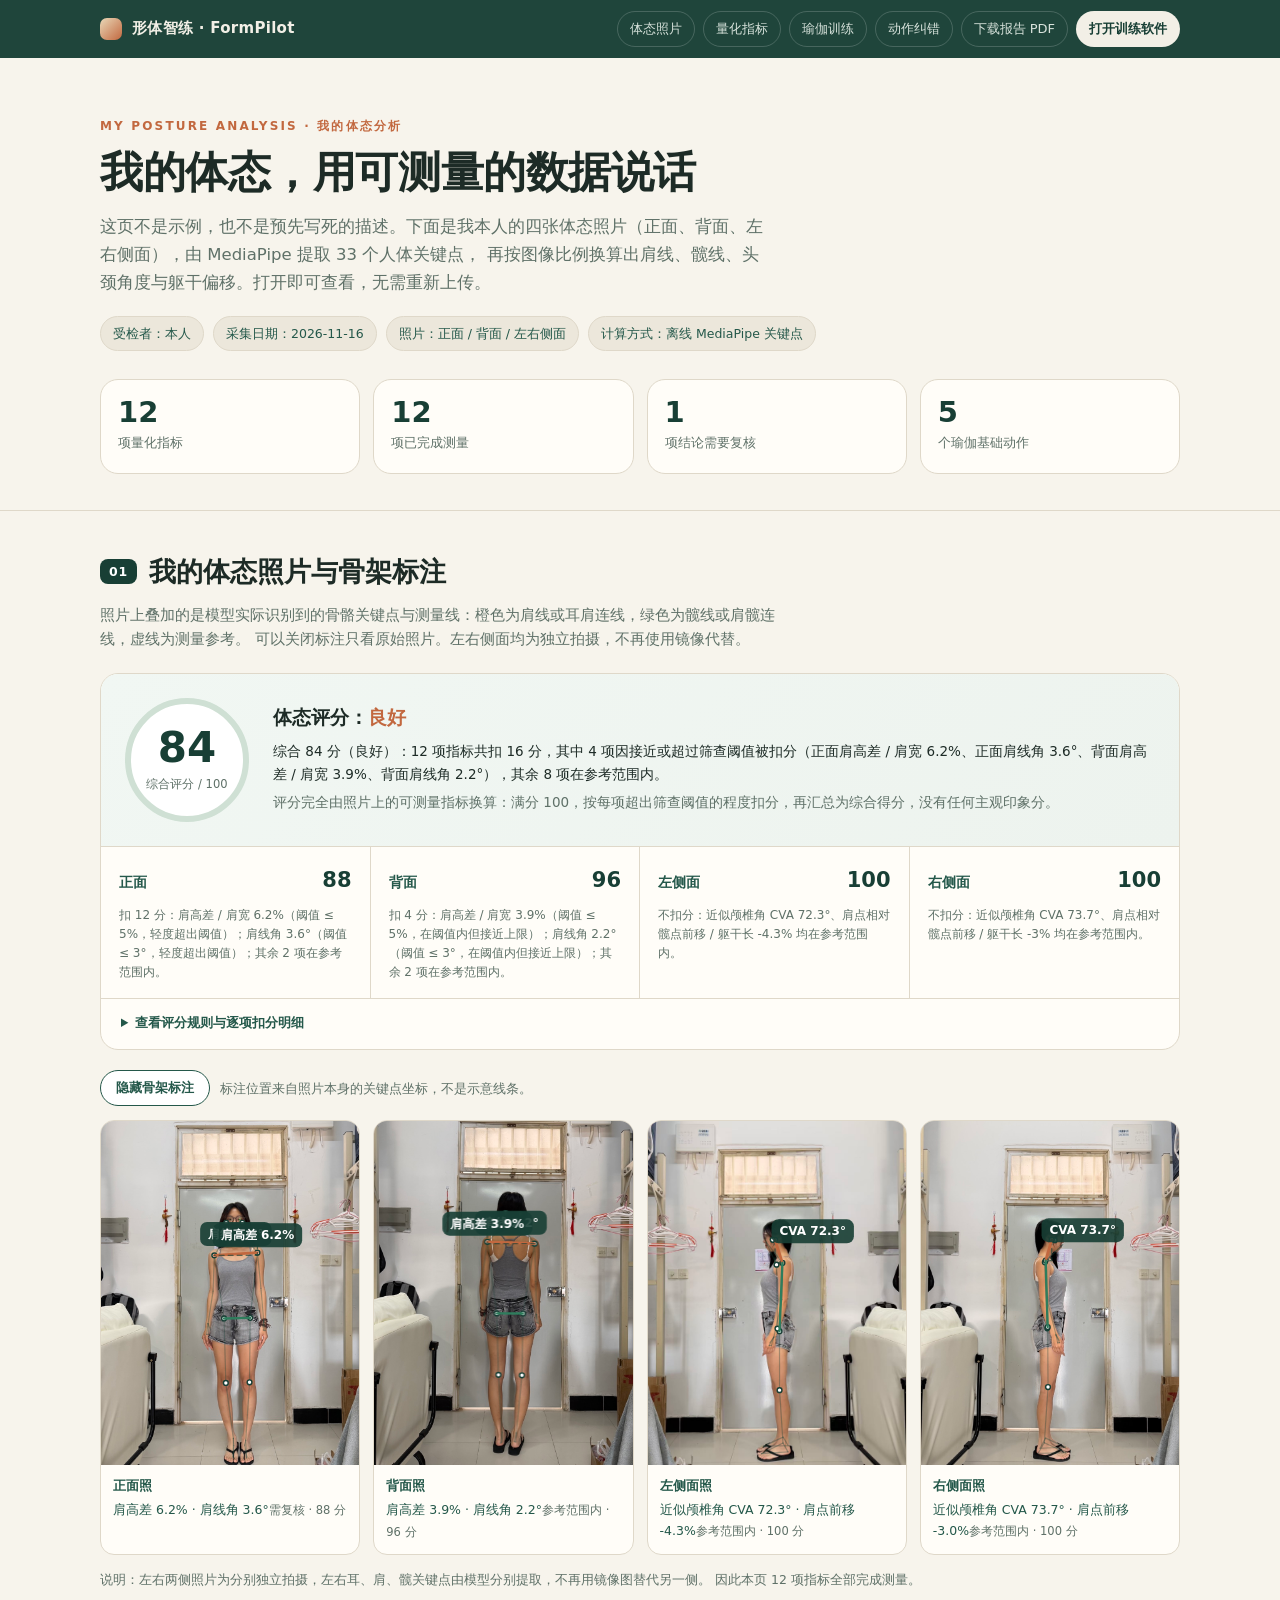
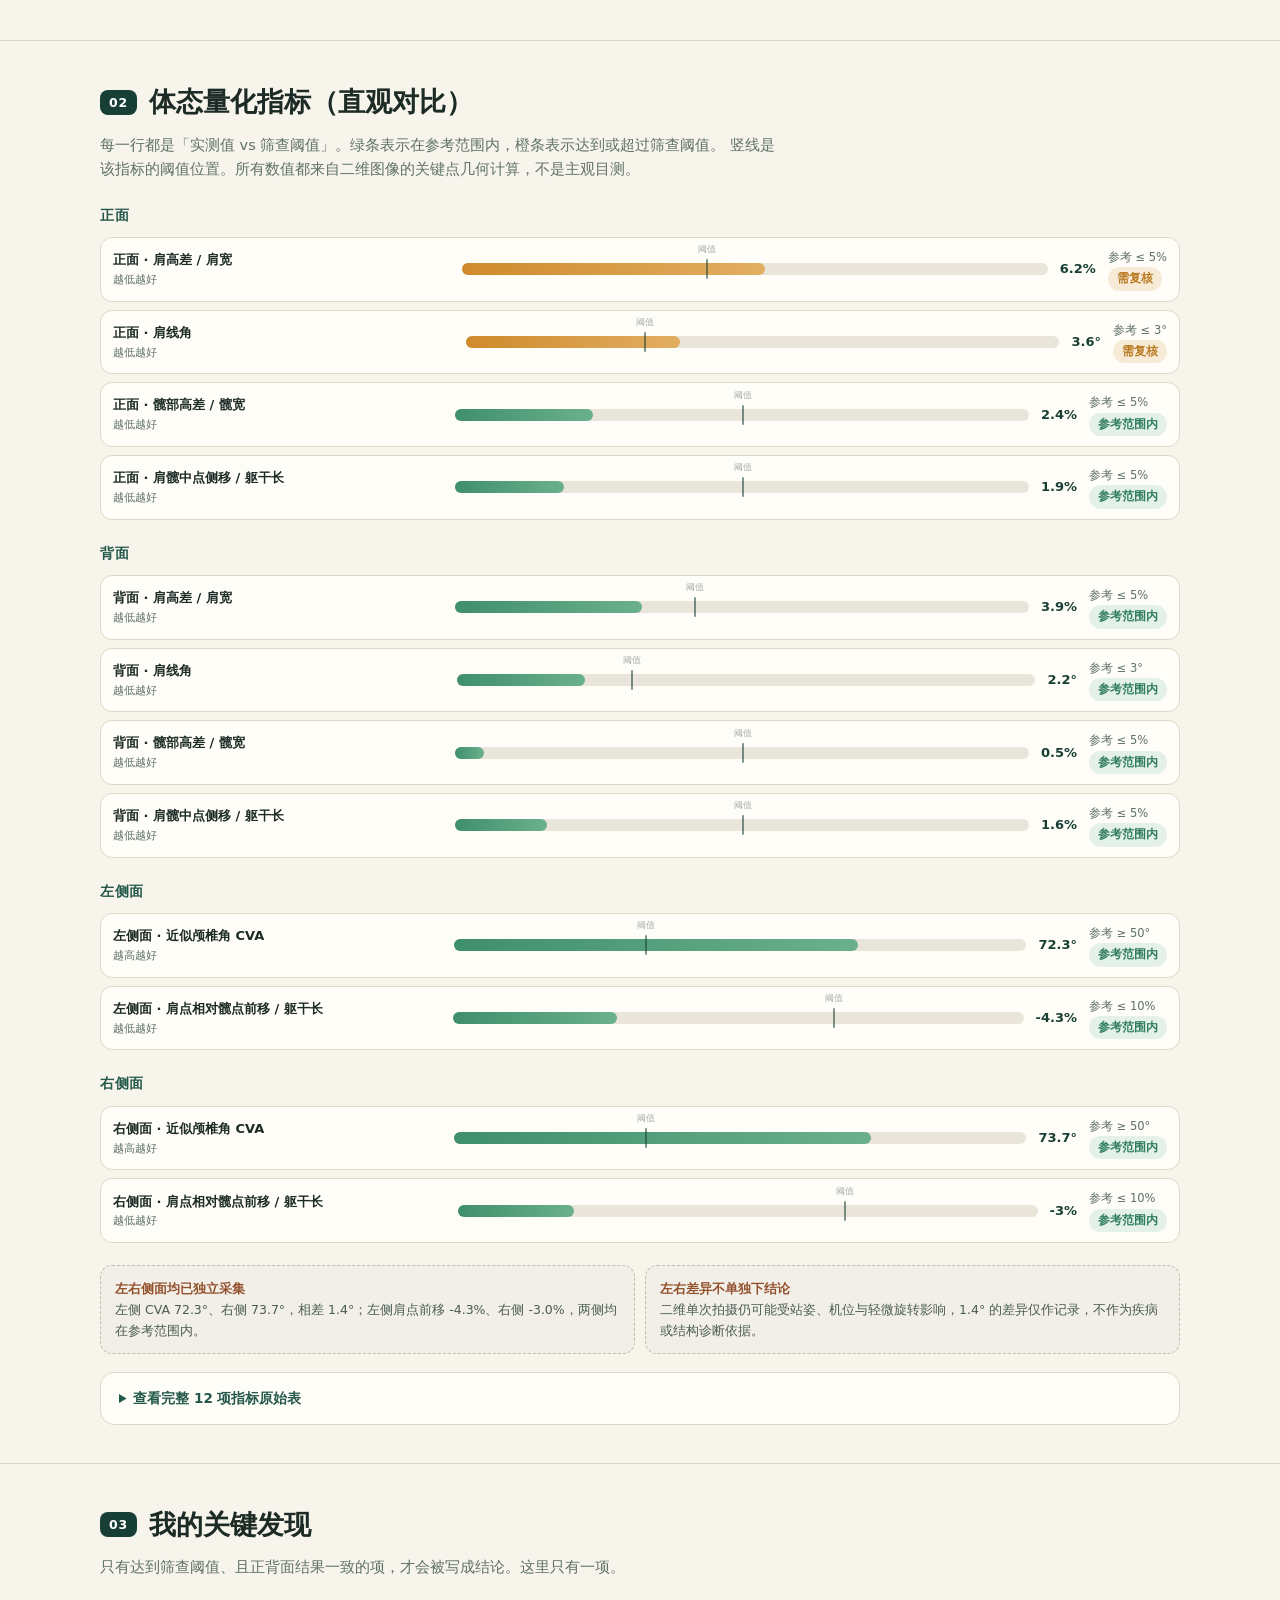
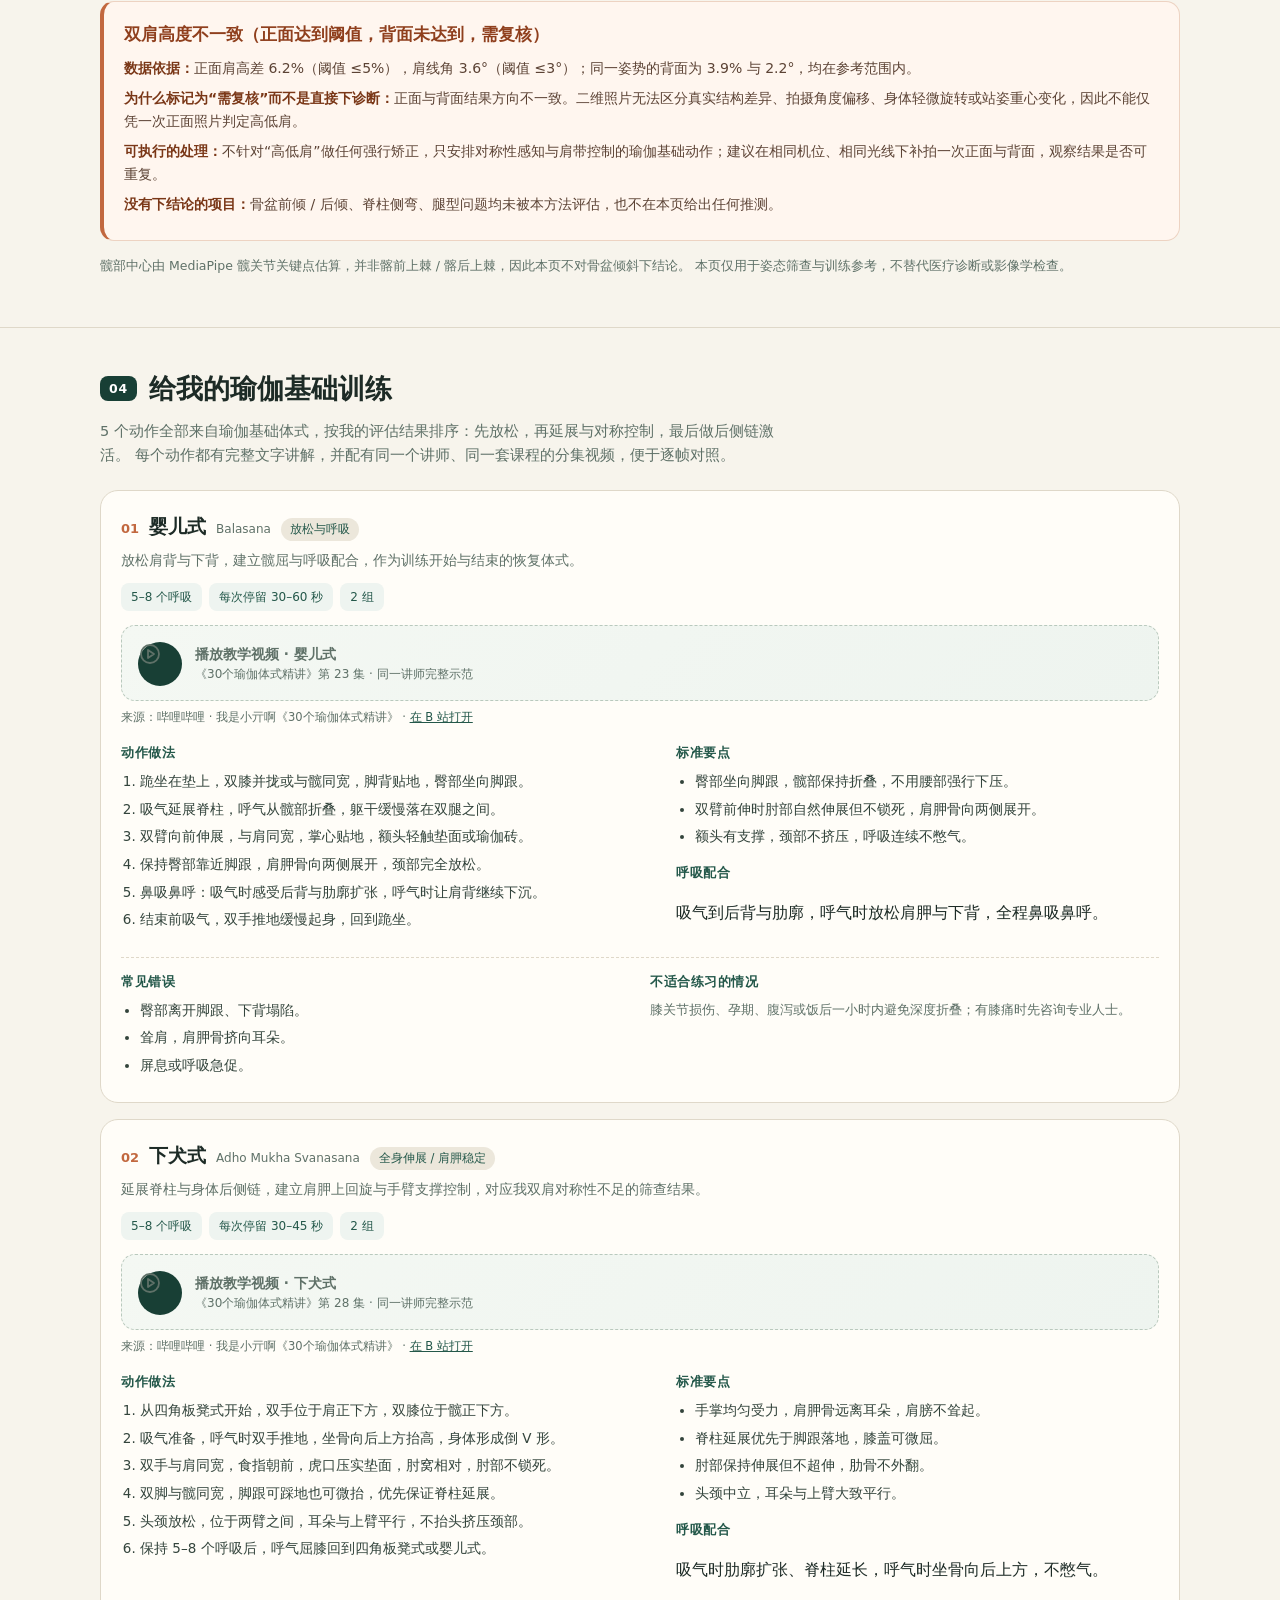
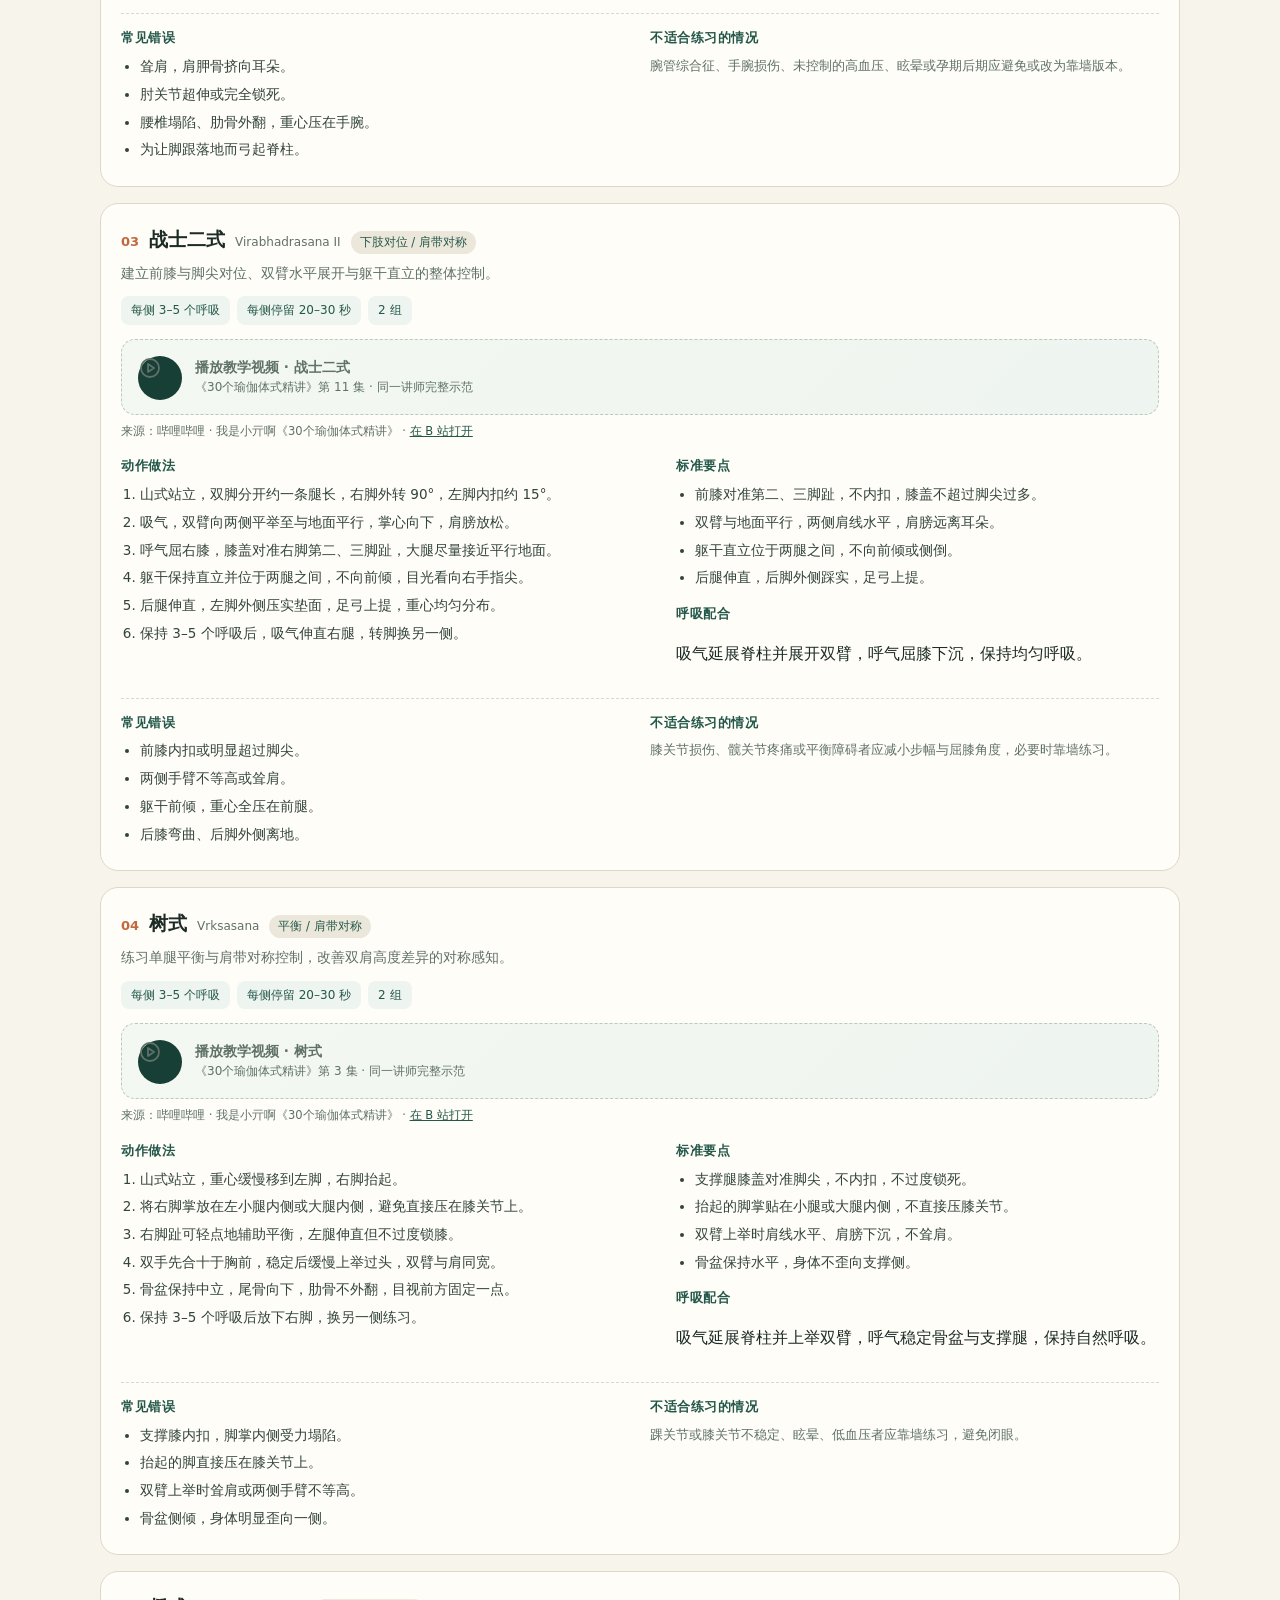
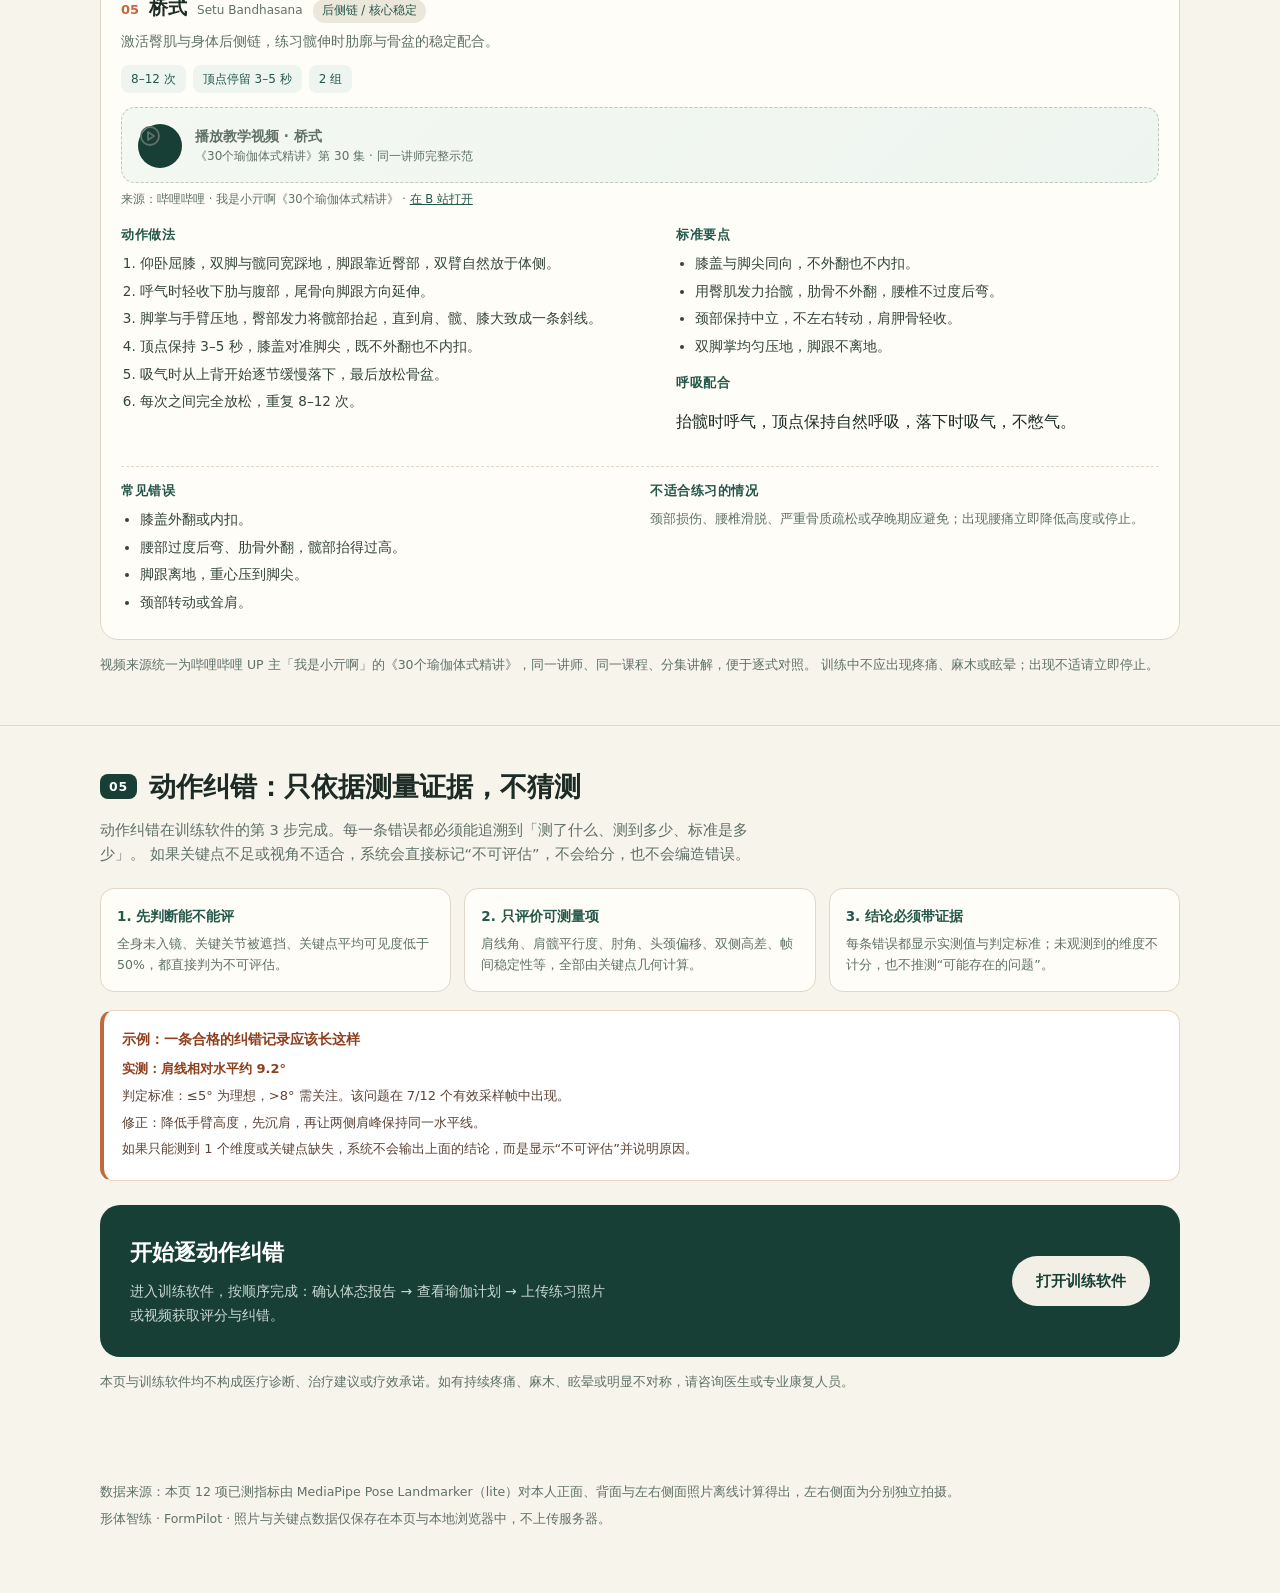
<file: index.html>
<!doctype html>
<html lang="zh-CN">
  <head>
    <meta charset="UTF-8" />
    <meta name="viewport" content="width=device-width, initial-scale=1.0" />
    <meta name="theme-color" content="#183f35" />
    <meta name="description" content="我的体态分析：四视图关键点量化、直观骨架标注、瑜伽基础训练与严格的动作纠错。" />
    <title>我的体态分析 · 形体智练 FormPilot</title>
    <style>
      :root {
        --forest: #183f35;
        --forest-2: #24584a;
        --cream: #f7f4ec;
        --sand: #ece7db;
        --paper: #fffdf8;
        --ink: #1d2b26;
        --muted: #5f7168;
        --terracotta: #c2683f;
        --line: #dfd8c9;
        --ok: #2f7d5d;
        --warn: #b8791f;
        --bad: #b04a3f;
        --radius: 18px;
      }
      * { box-sizing: border-box; }
      html { scroll-behavior: smooth; }
      body {
        margin: 0;
        background: var(--cream);
        color: var(--ink);
        font-family: "Noto Sans SC", "PingFang SC", "Microsoft YaHei", system-ui, sans-serif;
        line-height: 1.68;
        -webkit-font-smoothing: antialiased;
        overflow-x: hidden;
        overflow-wrap: break-word;
      }
      img { max-width: 100%; display: block; }
      a { color: var(--forest); }
      .wrap { width: min(1080px, 92vw); margin: 0 auto; }
      .topbar {
        position: sticky; top: 0; z-index: 30;
        background: rgba(24, 63, 53, 0.97);
        backdrop-filter: blur(8px);
        color: #f2efe6;
      }
      .topbar .wrap { display: flex; align-items: center; justify-content: space-between; gap: 14px; padding: 11px 0; }
      .brand { display: flex; align-items: center; gap: 10px; font-weight: 700; letter-spacing: .02em; font-size: 15px; }
      .brand i { width: 22px; height: 22px; border-radius: 7px; display: inline-block; background: linear-gradient(135deg, #e9d8b8, #c2683f); }
      .topbar nav { display: flex; gap: 8px; align-items: center; flex-wrap: wrap; }
      .topbar nav a {
        color: #d8e3dc; text-decoration: none; font-size: 13px;
        padding: 6px 12px; border-radius: 999px; border: 1px solid rgba(255,255,255,.18);
      }
      .topbar nav a.primary { background: #f2efe6; color: var(--forest); border-color: transparent; font-weight: 700; }
      header.hero { padding: 54px 0 24px; }
      .eyebrow { display: inline-block; font-size: 12px; letter-spacing: .18em; color: var(--terracotta); font-weight: 700; margin-bottom: 10px; }
      h1 { font-size: clamp(27px, 4vw, 43px); line-height: 1.24; margin: 0 0 14px; letter-spacing: -.01em; }
      .lede { font-size: 16.5px; color: var(--muted); max-width: 64ch; margin: 0 0 20px; }
      .meta-row { display: flex; flex-wrap: wrap; gap: 9px; }
      .chip { font-size: 12.5px; padding: 6px 12px; border-radius: 999px; background: var(--sand); color: var(--forest-2); border: 1px solid var(--line); }
      .tiles { display: grid; grid-template-columns: repeat(4, 1fr); gap: 13px; margin: 28px 0 12px; }
      .tile { background: var(--paper); border: 1px solid var(--line); border-radius: var(--radius); padding: 17px; }
      .tile b { display: block; font-size: 29px; line-height: 1.1; color: var(--forest); }
      .tile span { font-size: 12.5px; color: var(--muted); }
      section { padding: 38px 0; border-top: 1px solid var(--line); }
      .sec-head { display: flex; align-items: center; gap: 12px; margin-bottom: 8px; flex-wrap: wrap; }
      .sec-num { font-size: 12.5px; font-weight: 700; color: #fff; background: var(--forest); border-radius: 8px; padding: 2px 9px; letter-spacing: .06em; }
      h2 { font-size: clamp(21px, 2.4vw, 27px); margin: 0; }
      .sec-note { color: var(--muted); font-size: 14.5px; margin: 6px 0 22px; max-width: 74ch; }
      .photo-grid { display: grid; grid-template-columns: repeat(4, 1fr); gap: 13px; }
      figure { margin: 0; background: var(--paper); border: 1px solid var(--line); border-radius: 14px; overflow: hidden; }
      .shot { position: relative; aspect-ratio: 3 / 4; background: #e8e3d6; }
      .shot img { width: 100%; height: 100%; object-fit: contain; }
      .shot canvas { position: absolute; inset: 0; width: 100%; height: 100%; }
      figure figcaption { padding: 10px 12px 12px; font-size: 12.5px; color: var(--forest-2); }
      figure figcaption b { display: block; font-size: 13px; margin-bottom: 2px; }
      figure figcaption span { color: var(--muted); font-size: 11.5px; }
      .photo-tools { display: flex; align-items: center; gap: 10px; margin-bottom: 14px; flex-wrap: wrap; }
      .toggle-btn {
        border: 1px solid var(--forest-2); background: #fff; color: var(--forest-2);
        border-radius: 999px; padding: 8px 15px; font-size: 13px; font-weight: 600; cursor: pointer;
        font-family: inherit;
      }
      .toggle-btn[aria-pressed="false"] { opacity: .55; }
      .photo-tools .hint { font-size: 12.5px; color: var(--muted); }
      .metric-group { margin-bottom: 22px; }
      .metric-group h3 { font-size: 14px; color: var(--forest-2); margin: 0 0 10px; letter-spacing: .04em; }
      .bar-row {
        display: grid; grid-template-columns: minmax(150px, 1.15fr) minmax(160px, 2fr) auto auto;
        gap: 12px; align-items: center; padding: 10px 12px;
        background: var(--paper); border: 1px solid var(--line); border-radius: 12px; margin-bottom: 8px;
      }
      .bar-label { font-size: 13px; font-weight: 600; }
      .bar-label small { display: block; font-weight: 400; color: var(--muted); font-size: 11px; }
      .bar-track { position: relative; height: 12px; border-radius: 999px; background: #e9e5da; overflow: visible; }
      .bar-fill { height: 100%; border-radius: 999px; }
      .bar-fill.ok { background: linear-gradient(90deg, #3f8f6c, #6bb08c); }
      .bar-fill.warn { background: linear-gradient(90deg, #cf8a2c, #e2ae62); }
      .bar-fill.bad { background: linear-gradient(90deg, #b04a3f, #cf7a6f); }
      .bar-tick { position: absolute; top: -4px; bottom: -4px; width: 2px; background: var(--forest); opacity: .55; border-radius: 2px; }
      .bar-tick::after {
        content: "阈值"; position: absolute; top: -17px; left: 50%; transform: translateX(-50%);
        font-size: 9px; color: var(--muted); white-space: nowrap;
      }
      .bar-value { font-size: 13px; font-weight: 700; color: var(--forest); font-variant-numeric: tabular-nums; white-space: nowrap; }
      .bar-ref { font-size: 11.5px; color: var(--muted); white-space: normal; }
      .tag { display: inline-block; font-size: 11.5px; padding: 2px 9px; border-radius: 999px; white-space: nowrap; font-weight: 600; }
      .tag.ok { background: #e4f1e9; color: var(--ok); }
      .tag.warn { background: #f7ebd8; color: var(--warn); }
      .tag.bad { background: #f7e4e0; color: var(--bad); }
      .tag.neutral { background: #eeece3; color: var(--muted); }
      .unassessed { display: grid; grid-template-columns: repeat(2, 1fr); gap: 10px; margin-top: 12px; }
      .unassessed div { background: #f1efe7; border: 1px dashed #c4bcaa; border-radius: 12px; padding: 12px 14px; font-size: 12.5px; color: #4b5c53; }
      .unassessed b { color: #93502c; }
      .finding {
        margin-top: 20px; background: #fff6ef; border: 1px solid #edd3c2;
        border-left: 4px solid var(--terracotta); border-radius: 14px; padding: 18px 20px;
      }
      .finding h3 { margin: 0 0 8px; font-size: 17px; color: #8f3f1d; }
      .finding p { margin: 6px 0; font-size: 14px; color: #5c4335; }
      .finding strong { color: #7a3717; }
      .fineprint { font-size: 12.5px; color: var(--muted); margin-top: 14px; }
      details.raw { margin-top: 18px; background: var(--paper); border: 1px solid var(--line); border-radius: 14px; padding: 14px 18px; overflow-x: auto; }
      details.raw summary { cursor: pointer; font-size: 13.5px; font-weight: 700; color: var(--forest-2); }
      details.raw table { min-width: 540px; }
      table { width: 100%; border-collapse: collapse; font-size: 13px; margin-top: 12px; }
      thead th { background: var(--sand); text-align: left; padding: 10px; font-size: 12px; color: var(--forest-2); }
      tbody td { padding: 10px; border-top: 1px solid var(--line); vertical-align: top; }
      tbody td.val { font-variant-numeric: tabular-nums; font-weight: 700; color: var(--forest); white-space: nowrap; }
      .plan-grid { display: grid; gap: 16px; }
      .ex { background: var(--paper); border: 1px solid var(--line); border-radius: var(--radius); padding: 20px; }
      .ex-head { display: flex; align-items: baseline; gap: 10px; flex-wrap: wrap; margin-bottom: 4px; }
      .ex-head .idx { font-size: 13px; font-weight: 700; color: var(--terracotta); }
      .ex-head h3 { margin: 0; font-size: 19px; }
      .ex-head .sanskrit { font-size: 12px; color: var(--muted); font-weight: 400; }
      .ex-head .cat { font-size: 11.5px; color: var(--forest-2); background: var(--sand); padding: 2px 9px; border-radius: 999px; }
      .ex .target { color: var(--muted); font-size: 13.5px; margin: 6px 0 12px; }
      .dose { display: flex; flex-wrap: wrap; gap: 7px; margin-bottom: 14px; }
      .dose span { font-size: 12px; background: #eef4f0; color: var(--forest-2); border-radius: 8px; padding: 4px 10px; }
      .ex-body { display: grid; grid-template-columns: 1.05fr .95fr; gap: 22px; }
      .ex h4 { margin: 14px 0 6px; font-size: 13px; color: var(--forest-2); letter-spacing: .04em; }
      .ex h4:first-child { margin-top: 0; }
      .ex ol, .ex ul { margin: 0; padding-left: 19px; font-size: 13.5px; color: #33443c; }
      .ex li { margin: 5px 0; }
      .video-block { margin-bottom: 15px; }
      .video-poster {
        display: flex; align-items: center; gap: 13px; padding: 14px 16px;
        border: 1px dashed #b9c9bd; border-radius: 14px;
        background: linear-gradient(135deg, #f4f8f3, #eef4ef);
        cursor: pointer; color: var(--forest); width: 100%; text-align: left; font-family: inherit;
      }
      .video-poster:hover { border-color: var(--forest-2); }
      .play-badge { width: 44px; height: 44px; border-radius: 50%; background: var(--forest); color: #fff; display: grid; place-items: center; flex: 0 0 auto; }
      .video-poster strong { display: block; font-size: 13.5px; }
      .video-poster span { display: block; font-size: 12px; color: var(--muted); margin-top: 2px; }
      .video-frame { position: relative; width: 100%; aspect-ratio: 16 / 9; border-radius: 14px; overflow: hidden; background: #000; }
      .video-frame iframe { position: absolute; inset: 0; width: 100%; height: 100%; border: 0; }
      .video-source { margin-top: 8px; font-size: 11.5px; line-height: 1.55; color: var(--muted); }
      .video-source a { color: var(--forest-2); }
      .caution { margin-top: 14px; padding-top: 13px; border-top: 1px dashed var(--line); display: grid; grid-template-columns: 1fr 1fr; gap: 20px; }
      .caution p { margin: 0; font-size: 12.5px; color: var(--muted); }
      .review-grid { display: grid; grid-template-columns: repeat(3, 1fr); gap: 13px; margin: 18px 0; }
      .review-card { background: var(--paper); border: 1px solid var(--line); border-radius: 14px; padding: 16px; }
      .review-card b { display: block; font-size: 13.5px; margin-bottom: 5px; color: var(--forest-2); }
      .review-card p { margin: 0; font-size: 12.5px; color: var(--muted); }
      .evidence-demo { margin-top: 18px; background: #fff; border: 1px solid #edd3c2; border-left: 4px solid var(--terracotta); border-radius: 13px; padding: 15px 18px; }
      .evidence-demo strong { color: #8f3f1d; font-size: 14px; }
      .evidence-demo p { margin: 5px 0; font-size: 13px; color: #5c4335; }
      .evidence-demo .measured { font-weight: 700; color: #8f3f1d; }
      .cta {
        margin: 20px 0 0; background: var(--forest); color: #f2efe6; border-radius: 20px;
        padding: 30px; display: flex; gap: 24px; align-items: center; justify-content: space-between; flex-wrap: wrap;
      }
      .cta h2 { color: #fff; font-size: 22px; margin: 0 0 8px; }
      .cta p { margin: 0; color: #c9d8d1; font-size: 14px; max-width: 54ch; }
      .btn { display: inline-block; text-decoration: none; font-weight: 700; font-size: 14.5px; background: #f2efe6; color: var(--forest); padding: 13px 24px; border-radius: 999px; }
      footer { padding: 32px 0 58px; font-size: 12.5px; color: var(--muted); }
      footer p { margin: 6px 0; }
      .score-panel { margin: 18px 0 20px; background: var(--paper); border: 1px solid var(--line); border-radius: var(--radius); overflow: hidden; }
      .score-top { display: grid; grid-template-columns: auto 1fr; gap: 24px; align-items: center; padding: 24px; background: linear-gradient(135deg, #f1f7f3, #edf3ee); border-bottom: 1px solid var(--line); }
      .score-badge { display: flex; flex-direction: column; align-items: center; justify-content: center; width: 124px; height: 124px; border-radius: 50%; background: #fff; border: 6px solid #cfe0d4; text-align: center; }
      .score-badge b { font-size: 42px; line-height: 1; color: var(--forest); font-variant-numeric: tabular-nums; }
      .score-badge b small { font-size: 13px; color: var(--muted); font-weight: 600; }
      .score-badge span { font-size: 11.5px; color: var(--muted); margin-top: 6px; }
      .score-copy h3 { margin: 0 0 6px; font-size: 19px; }
      .score-copy h3 em { font-style: normal; color: var(--terracotta); }
      .score-copy p { margin: 5px 0; font-size: 13.5px; color: var(--muted); }
      .score-copy p.strong { color: var(--ink); }
      .score-views { display: grid; grid-template-columns: repeat(4, 1fr); }
      .score-view { padding: 16px 18px; border-right: 1px solid var(--line); }
      .score-view:last-child { border-right: 0; }
      .score-view b { display: flex; align-items: baseline; justify-content: space-between; gap: 8px; font-size: 13.5px; color: var(--forest-2); }
      .score-view b span { font-size: 21px; color: var(--forest); font-variant-numeric: tabular-nums; }
      .score-view p { margin: 7px 0 0; font-size: 12px; color: var(--muted); line-height: 1.6; }
      .score-rules { border-top: 1px solid var(--line); padding: 13px 20px 15px; font-size: 12.5px; color: var(--muted); }
      .score-rules summary { cursor: pointer; font-weight: 700; color: var(--forest-2); font-size: 13px; }
      .score-rules ul { margin: 9px 0 0; padding-left: 18px; }
      .score-rules li { margin: 4px 0; }
      .score-detail { margin-top: 12px; overflow-x: auto; }
      .score-detail table { min-width: 520px; margin-top: 6px; }
      .score-detail td.deduct { white-space: nowrap; font-weight: 700; color: var(--forest); font-variant-numeric: tabular-nums; }
      @media (max-width: 900px) {
        .score-top { grid-template-columns: 1fr; justify-items: start; }
        .score-views { grid-template-columns: repeat(2, 1fr); }
        .score-view:nth-child(2) { border-right: 0; }
        .score-view:nth-child(-n+2) { border-bottom: 1px solid var(--line); }
      }
      @media (max-width: 900px) {
        .photo-grid { grid-template-columns: repeat(2, 1fr); }
        .tiles { grid-template-columns: repeat(2, 1fr); }
        .bar-row { grid-template-columns: 1fr auto; row-gap: 7px; }
        .bar-track { grid-column: 1 / -1; grid-row: 2; }
        .bar-ref { grid-column: 1 / -1; }
        .ex-body, .caution { grid-template-columns: 1fr; }
        .review-grid { grid-template-columns: 1fr; }
      }
      @media (max-width: 600px) {
        .topbar .wrap { flex-direction: column; align-items: flex-start; gap: 7px; }
        .topbar nav { width: 100%; }
        .topbar nav a { font-size: 12px; padding: 5px 10px; }
        header.hero { padding: 32px 0 14px; }
        section { padding: 28px 0; }
        .unassessed { grid-template-columns: 1fr; }
        .tile b { font-size: 24px; }
        .cta { padding: 22px; }
        .ex { padding: 16px; }
        details.raw { padding: 10px 8px; }
        details.raw table { min-width: 0; font-size: 11.5px; }
        details.raw th, details.raw td { padding: 7px 6px; }
      }
      @media print {
        .topbar, .cta, .photo-tools { display: none; }
        body { background: #fff; }
        section { break-inside: avoid; }
      }
    </style>
  </head>
  <body>
    <div class="topbar">
      <div class="wrap">
        <div class="brand"><i aria-hidden="true"></i>形体智练 · FormPilot</div>
        <nav>
          <a href="#photos">体态照片</a>
          <a href="#metrics">量化指标</a>
          <a href="#yoga">瑜伽训练</a>
          <a href="#review">动作纠错</a>
          <a href="./%E6%88%91%E7%9A%84%E4%BD%93%E6%80%81%E5%88%86%E6%9E%90%E6%8A%A5%E5%91%8A.pdf" download>下载报告 PDF</a>
          <a class="primary" href="./app.html">打开训练软件</a>
        </nav>
      </div>
    </div>

    <header class="hero">
      <div class="wrap">
        <span class="eyebrow">MY POSTURE ANALYSIS · 我的体态分析</span>
        <h1>我的体态，用可测量的数据说话</h1>
        <p class="lede">
          这页不是示例，也不是预先写死的描述。下面是我本人的四张体态照片（正面、背面、左右侧面），由 MediaPipe 提取 33 个人体关键点，
          再按图像比例换算出肩线、髋线、头颈角度与躯干偏移。打开即可查看，无需重新上传。
        </p>
        <div class="meta-row">
          <span class="chip">受检者：本人</span>
          <span class="chip">采集日期：2026-11-16</span>
          <span class="chip">照片：正面 / 背面 / 左右侧面</span>
          <span class="chip">计算方式：离线 MediaPipe 关键点</span>
        </div>
        <div class="tiles">
          <div class="tile"><b>12</b><span>项量化指标</span></div>
          <div class="tile"><b>12</b><span>项已完成测量</span></div>
          <div class="tile"><b>1</b><span>项结论需要复核</span></div>
          <div class="tile"><b>5</b><span>个瑜伽基础动作</span></div>
        </div>
      </div>
    </header>

    <section id="photos">
      <div class="wrap">
        <div class="sec-head"><span class="sec-num">01</span><h2>我的体态照片与骨架标注</h2></div>
        <p class="sec-note">
          照片上叠加的是模型实际识别到的骨骼关键点与测量线：橙色为肩线或耳肩连线，绿色为髋线或肩髋连线，虚线为测量参考。
          可以关闭标注只看原始照片。左右侧面均为独立拍摄，不再使用镜像代替。
        </p>
        <div class="score-panel">
          <div class="score-top">
            <div class="score-badge"><b id="score-total">—</b><span>综合评分 / 100</span></div>
            <div class="score-copy">
              <h3>体态评分：<em id="score-grade">计算中</em></h3>
              <p class="strong" id="score-summary">正在根据四张照片的 12 项指标计算评分…</p>
              <p>评分完全由照片上的可测量指标换算：满分 100，按每项超出筛查阈值的程度扣分，再汇总为综合得分，没有任何主观印象分。</p>
            </div>
          </div>
          <div class="score-views" id="score-views"></div>
          <details class="score-rules">
            <summary>查看评分规则与逐项扣分明细</summary>
            <ul>
              <li>每项指标按「实测值 ÷ 筛查阈值」的比值决定扣分：≤0.7 不扣分；0.7–1.0 扣 2 分（在范围内但接近阈值）；1.0–1.3 扣 6 分（轻度超出）；1.3–1.6 扣 10 分（中度超出）；&gt;1.6 扣 15 分。</li>
              <li>「越高越好」的指标（CVA）改用「阈值 ÷ 实测值」计算同一比值；肩点前移取绝对值后再比较。</li>
              <li>综合得分 = 100 − 12 项扣分之和；90 分以上为优秀，80–89 为良好，70–79 为一般，70 以下需重点关注。</li>
              <li>这是姿态筛查评分，只反映本次照片的静态姿态与筛查阈值的差距，不代表运动能力，也不作为疾病诊断依据。</li>
            </ul>
            <div class="score-detail" id="score-detail"></div>
          </details>
        </div>
        <div class="photo-tools">
          <button class="toggle-btn" id="skeleton-toggle" aria-pressed="true">隐藏骨架标注</button>
          <span class="hint">标注位置来自照片本身的关键点坐标，不是示意线条。</span>
        </div>
        <div class="photo-grid" id="photo-grid">
          <figure data-view="front">
            <div class="shot"><img src="./case-assets/front.jpg" alt="正面体态照片" /><canvas></canvas></div>
            <figcaption><b>正面照</b>肩高差 6.2% · 肩线角 3.6°<span>需复核</span></figcaption>
          </figure>
          <figure data-view="back">
            <div class="shot"><img src="./case-assets/back.jpg" alt="背面体态照片" /><canvas></canvas></div>
            <figcaption><b>背面照</b>肩高差 3.9% · 肩线角 2.2°<span>参考范围内</span></figcaption>
          </figure>
          <figure data-view="left">
            <div class="shot"><img src="./case-assets/side-left.jpg" alt="左侧面体态照片" /><canvas></canvas></div>
            <figcaption><b>左侧面照</b>近似颅椎角 CVA 72.3° · 肩点前移 -4.3%<span>参考范围内</span></figcaption>
          </figure>
          <figure data-view="right">
            <div class="shot"><img src="./case-assets/side-right.jpg" alt="右侧面体态照片" /><canvas></canvas></div>
            <figcaption><b>右侧面照</b>近似颅椎角 CVA 73.7° · 肩点前移 -3.0%<span>参考范围内</span></figcaption>
          </figure>
        </div>
        <p class="fineprint">
          说明：左右两侧照片为分别独立拍摄，左右耳、肩、髋关键点由模型分别提取，不再用镜像图替代另一侧。
          因此本页 12 项指标全部完成测量。
        </p>
      </div>
    </section>

    <section id="metrics">
      <div class="wrap">
        <div class="sec-head"><span class="sec-num">02</span><h2>体态量化指标（直观对比）</h2></div>
        <p class="sec-note">
          每一行都是「实测值 vs 筛查阈值」。绿条表示在参考范围内，橙条表示达到或超过筛查阈值。
          竖线是该指标的阈值位置。所有数值都来自二维图像的关键点几何计算，不是主观目测。
        </p>
        <div id="metric-bars"></div>
        <div class="unassessed">
          <div><b>左右侧面均已独立采集</b><br />左侧 CVA 72.3°、右侧 73.7°，相差 1.4°；左侧肩点前移 -4.3%、右侧 -3.0%，两侧均在参考范围内。</div>
          <div><b>左右差异不单独下结论</b><br />二维单次拍摄仍可能受站姿、机位与轻微旋转影响，1.4° 的差异仅作记录，不作为疾病或结构诊断依据。</div>
        </div>
        <details class="raw">
          <summary>查看完整 12 项指标原始表</summary>
          <table>
            <thead><tr><th>评估指标</th><th>测量结果</th><th>筛查参考</th><th>结论</th></tr></thead>
            <tbody>
              <tr><td>正面 · 肩高差 / 肩宽</td><td class="val">6.2%</td><td>≤ 5%，且肩线角 ≤ 3°</td><td><span class="tag warn">需复核</span></td></tr>
              <tr><td>正面 · 肩线角</td><td class="val">3.6°</td><td>≤ 3°</td><td><span class="tag warn">需复核</span></td></tr>
              <tr><td>正面 · 髋部关键点高差 / 髋宽</td><td class="val">2.4%</td><td>≤ 5%（仅对称性参考）</td><td><span class="tag ok">未见异常</span></td></tr>
              <tr><td>正面 · 肩髋中点侧移 / 躯干长</td><td class="val">1.9%</td><td>≤ 5%</td><td><span class="tag ok">未见异常</span></td></tr>
              <tr><td>背面 · 肩高差 / 肩宽</td><td class="val">3.9%</td><td>≤ 5%</td><td><span class="tag ok">未见异常</span></td></tr>
              <tr><td>背面 · 肩线角</td><td class="val">2.2°</td><td>≤ 3°</td><td><span class="tag ok">未见异常</span></td></tr>
              <tr><td>背面 · 髋部关键点高差 / 髋宽</td><td class="val">0.5%</td><td>≤ 5%（仅对称性参考）</td><td><span class="tag ok">未见异常</span></td></tr>
              <tr><td>背面 · 肩髋中点侧移 / 躯干长</td><td class="val">1.6%</td><td>≤ 5%</td><td><span class="tag ok">未见异常</span></td></tr>
              <tr><td>左侧面 · 近似颅椎角 CVA</td><td class="val">72.3°</td><td>通常 ≥ 50°</td><td><span class="tag ok">未见异常</span></td></tr>
              <tr><td>左侧面 · 肩点相对髋点前移 / 躯干长</td><td class="val">-4.3%</td><td>≤ 10%</td><td><span class="tag ok">未见异常</span></td></tr>
              <tr><td>右侧面 · 近似颅椎角 CVA</td><td class="val">73.7°</td><td>通常 ≥ 50°</td><td><span class="tag ok">未见异常</span></td></tr>
              <tr><td>右侧面 · 肩点相对髋点前移 / 躯干长</td><td class="val">-3.0%</td><td>≤ 10%</td><td><span class="tag ok">未见异常</span></td></tr>
            </tbody>
          </table>
        </details>
      </div>
    </section>

    <section>
      <div class="wrap">
        <div class="sec-head"><span class="sec-num">03</span><h2>我的关键发现</h2></div>
        <p class="sec-note">只有达到筛查阈值、且正背面结果一致的项，才会被写成结论。这里只有一项。</p>
        <div class="finding">
          <h3>双肩高度不一致（正面达到阈值，背面未达到，需复核）</h3>
          <p><strong>数据依据：</strong>正面肩高差 6.2%（阈值 ≤5%），肩线角 3.6°（阈值 ≤3°）；同一姿势的背面为 3.9% 与 2.2°，均在参考范围内。</p>
          <p><strong>为什么标记为“需复核”而不是直接下诊断：</strong>正面与背面结果方向不一致。二维照片无法区分真实结构差异、拍摄角度偏移、身体轻微旋转或站姿重心变化，因此不能仅凭一次正面照片判定高低肩。</p>
          <p><strong>可执行的处理：</strong>不针对“高低肩”做任何强行矫正，只安排对称性感知与肩带控制的瑜伽基础动作；建议在相同机位、相同光线下补拍一次正面与背面，观察结果是否可重复。</p>
          <p><strong>没有下结论的项目：</strong>骨盆前倾 / 后倾、脊柱侧弯、腿型问题均未被本方法评估，也不在本页给出任何推测。</p>
        </div>
        <p class="fineprint">
          髋部中心由 MediaPipe 髋关节关键点估算，并非髂前上棘 / 髂后上棘，因此本页不对骨盆倾斜下结论。
          本页仅用于姿态筛查与训练参考，不替代医疗诊断或影像学检查。
        </p>
      </div>
    </section>

    <section id="yoga">
      <div class="wrap">
        <div class="sec-head"><span class="sec-num">04</span><h2>给我的瑜伽基础训练</h2></div>
        <p class="sec-note">
          5 个动作全部来自瑜伽基础体式，按我的评估结果排序：先放松，再延展与对称控制，最后做后侧链激活。
          每个动作都有完整文字讲解，并配有同一个讲师、同一套课程的分集视频，便于逐帧对照。
        </p>
        <div class="plan-grid">
          <article class="ex">
            <div class="ex-head"><span class="idx">01</span><h3>婴儿式</h3><span class="sanskrit">Balasana</span><span class="cat">放松与呼吸</span></div>
            <p class="target">放松肩背与下背，建立髋屈与呼吸配合，作为训练开始与结束的恢复体式。</p>
            <div class="dose"><span>5–8 个呼吸</span><span>每次停留 30–60 秒</span><span>2 组</span></div>
            <div class="video-block">
              <button class="video-poster" data-src="https://player.bilibili.com/player.html?bvid=BV12K4y1U7C4&page=23&high_quality=1&danmaku=0" data-url="https://www.bilibili.com/video/BV12K4y1U7C4?p=23">
                <span class="play-badge"><svg width="24" height="24" viewBox="0 0 24 24" fill="none" stroke="currentColor" stroke-width="1.8" stroke-linecap="round" stroke-linejoin="round"><circle cx="12" cy="12" r="9"/><path d="m10 8 6 4-6 4Z"/></svg></span>
                <span><strong>播放教学视频 · 婴儿式</strong><span>《30个瑜伽体式精讲》第 23 集 · 同一讲师完整示范</span></span>
              </button>
              <div class="video-source">来源：哔哩哔哩 · 我是小亓啊《30个瑜伽体式精讲》 · <a href="https://www.bilibili.com/video/BV12K4y1U7C4?p=23" target="_blank" rel="noopener">在 B 站打开</a></div>
            </div>
            <div class="ex-body">
              <div>
                <h4>动作做法</h4>
                <ol>
                  <li>跪坐在垫上，双膝并拢或与髋同宽，脚背贴地，臀部坐向脚跟。</li>
                  <li>吸气延展脊柱，呼气从髋部折叠，躯干缓慢落在双腿之间。</li>
                  <li>双臂向前伸展，与肩同宽，掌心贴地，额头轻触垫面或瑜伽砖。</li>
                  <li>保持臀部靠近脚跟，肩胛骨向两侧展开，颈部完全放松。</li>
                  <li>鼻吸鼻呼：吸气时感受后背与肋廓扩张，呼气时让肩背继续下沉。</li>
                  <li>结束前吸气，双手推地缓慢起身，回到跪坐。</li>
                </ol>
              </div>
              <div>
                <h4>标准要点</h4>
                <ul>
                  <li>臀部坐向脚跟，髋部保持折叠，不用腰部强行下压。</li>
                  <li>双臂前伸时肘部自然伸展但不锁死，肩胛骨向两侧展开。</li>
                  <li>额头有支撑，颈部不挤压，呼吸连续不憋气。</li>
                </ul>
                <h4>呼吸配合</h4>
                <p>吸气到后背与肋廓，呼气时放松肩胛与下背，全程鼻吸鼻呼。</p>
              </div>
            </div>
            <div class="caution">
              <div><h4>常见错误</h4><ul><li>臀部离开脚跟、下背塌陷。</li><li>耸肩，肩胛骨挤向耳朵。</li><li>屏息或呼吸急促。</li></ul></div>
              <div><h4>不适合练习的情况</h4><p>膝关节损伤、孕期、腹泻或饭后一小时内避免深度折叠；有膝痛时先咨询专业人士。</p></div>
            </div>
          </article>

          <article class="ex">
            <div class="ex-head"><span class="idx">02</span><h3>下犬式</h3><span class="sanskrit">Adho Mukha Svanasana</span><span class="cat">全身伸展 / 肩胛稳定</span></div>
            <p class="target">延展脊柱与身体后侧链，建立肩胛上回旋与手臂支撑控制，对应我双肩对称性不足的筛查结果。</p>
            <div class="dose"><span>5–8 个呼吸</span><span>每次停留 30–45 秒</span><span>2 组</span></div>
            <div class="video-block">
              <button class="video-poster" data-src="https://player.bilibili.com/player.html?bvid=BV12K4y1U7C4&page=28&high_quality=1&danmaku=0" data-url="https://www.bilibili.com/video/BV12K4y1U7C4?p=28">
                <span class="play-badge"><svg width="24" height="24" viewBox="0 0 24 24" fill="none" stroke="currentColor" stroke-width="1.8" stroke-linecap="round" stroke-linejoin="round"><circle cx="12" cy="12" r="9"/><path d="m10 8 6 4-6 4Z"/></svg></span>
                <span><strong>播放教学视频 · 下犬式</strong><span>《30个瑜伽体式精讲》第 28 集 · 同一讲师完整示范</span></span>
              </button>
              <div class="video-source">来源：哔哩哔哩 · 我是小亓啊《30个瑜伽体式精讲》 · <a href="https://www.bilibili.com/video/BV12K4y1U7C4?p=28" target="_blank" rel="noopener">在 B 站打开</a></div>
            </div>
            <div class="ex-body">
              <div>
                <h4>动作做法</h4>
                <ol>
                  <li>从四角板凳式开始，双手位于肩正下方，双膝位于髋正下方。</li>
                  <li>吸气准备，呼气时双手推地，坐骨向后上方抬高，身体形成倒 V 形。</li>
                  <li>双手与肩同宽，食指朝前，虎口压实垫面，肘窝相对，肘部不锁死。</li>
                  <li>双脚与髋同宽，脚跟可踩地也可微抬，优先保证脊柱延展。</li>
                  <li>头颈放松，位于两臂之间，耳朵与上臂平行，不抬头挤压颈部。</li>
                  <li>保持 5–8 个呼吸后，呼气屈膝回到四角板凳式或婴儿式。</li>
                </ol>
              </div>
              <div>
                <h4>标准要点</h4>
                <ul>
                  <li>手掌均匀受力，肩胛骨远离耳朵，肩膀不耸起。</li>
                  <li>脊柱延展优先于脚跟落地，膝盖可微屈。</li>
                  <li>肘部保持伸展但不超伸，肋骨不外翻。</li>
                  <li>头颈中立，耳朵与上臂大致平行。</li>
                </ul>
                <h4>呼吸配合</h4>
                <p>吸气时肋廓扩张、脊柱延长，呼气时坐骨向后上方，不憋气。</p>
              </div>
            </div>
            <div class="caution">
              <div><h4>常见错误</h4><ul><li>耸肩，肩胛骨挤向耳朵。</li><li>肘关节超伸或完全锁死。</li><li>腰椎塌陷、肋骨外翻，重心压在手腕。</li><li>为让脚跟落地而弓起脊柱。</li></ul></div>
              <div><h4>不适合练习的情况</h4><p>腕管综合征、手腕损伤、未控制的高血压、眩晕或孕期后期应避免或改为靠墙版本。</p></div>
            </div>
          </article>

          <article class="ex">
            <div class="ex-head"><span class="idx">03</span><h3>战士二式</h3><span class="sanskrit">Virabhadrasana II</span><span class="cat">下肢对位 / 肩带对称</span></div>
            <p class="target">建立前膝与脚尖对位、双臂水平展开与躯干直立的整体控制。</p>
            <div class="dose"><span>每侧 3–5 个呼吸</span><span>每侧停留 20–30 秒</span><span>2 组</span></div>
            <div class="video-block">
              <button class="video-poster" data-src="https://player.bilibili.com/player.html?bvid=BV12K4y1U7C4&page=11&high_quality=1&danmaku=0" data-url="https://www.bilibili.com/video/BV12K4y1U7C4?p=11">
                <span class="play-badge"><svg width="24" height="24" viewBox="0 0 24 24" fill="none" stroke="currentColor" stroke-width="1.8" stroke-linecap="round" stroke-linejoin="round"><circle cx="12" cy="12" r="9"/><path d="m10 8 6 4-6 4Z"/></svg></span>
                <span><strong>播放教学视频 · 战士二式</strong><span>《30个瑜伽体式精讲》第 11 集 · 同一讲师完整示范</span></span>
              </button>
              <div class="video-source">来源：哔哩哔哩 · 我是小亓啊《30个瑜伽体式精讲》 · <a href="https://www.bilibili.com/video/BV12K4y1U7C4?p=11" target="_blank" rel="noopener">在 B 站打开</a></div>
            </div>
            <div class="ex-body">
              <div>
                <h4>动作做法</h4>
                <ol>
                  <li>山式站立，双脚分开约一条腿长，右脚外转 90°，左脚内扣约 15°。</li>
                  <li>吸气，双臂向两侧平举至与地面平行，掌心向下，肩膀放松。</li>
                  <li>呼气屈右膝，膝盖对准右脚第二、三脚趾，大腿尽量接近平行地面。</li>
                  <li>躯干保持直立并位于两腿之间，不向前倾，目光看向右手指尖。</li>
                  <li>后腿伸直，左脚外侧压实垫面，足弓上提，重心均匀分布。</li>
                  <li>保持 3–5 个呼吸后，吸气伸直右腿，转脚换另一侧。</li>
                </ol>
              </div>
              <div>
                <h4>标准要点</h4>
                <ul>
                  <li>前膝对准第二、三脚趾，不内扣，膝盖不超过脚尖过多。</li>
                  <li>双臂与地面平行，两侧肩线水平，肩膀远离耳朵。</li>
                  <li>躯干直立位于两腿之间，不向前倾或侧倒。</li>
                  <li>后腿伸直，后脚外侧踩实，足弓上提。</li>
                </ul>
                <h4>呼吸配合</h4>
                <p>吸气延展脊柱并展开双臂，呼气屈膝下沉，保持均匀呼吸。</p>
              </div>
            </div>
            <div class="caution">
              <div><h4>常见错误</h4><ul><li>前膝内扣或明显超过脚尖。</li><li>两侧手臂不等高或耸肩。</li><li>躯干前倾，重心全压在前腿。</li><li>后膝弯曲、后脚外侧离地。</li></ul></div>
              <div><h4>不适合练习的情况</h4><p>膝关节损伤、髋关节疼痛或平衡障碍者应减小步幅与屈膝角度，必要时靠墙练习。</p></div>
            </div>
          </article>

          <article class="ex">
            <div class="ex-head"><span class="idx">04</span><h3>树式</h3><span class="sanskrit">Vrksasana</span><span class="cat">平衡 / 肩带对称</span></div>
            <p class="target">练习单腿平衡与肩带对称控制，改善双肩高度差异的对称感知。</p>
            <div class="dose"><span>每侧 3–5 个呼吸</span><span>每侧停留 20–30 秒</span><span>2 组</span></div>
            <div class="video-block">
              <button class="video-poster" data-src="https://player.bilibili.com/player.html?bvid=BV12K4y1U7C4&page=3&high_quality=1&danmaku=0" data-url="https://www.bilibili.com/video/BV12K4y1U7C4?p=3">
                <span class="play-badge"><svg width="24" height="24" viewBox="0 0 24 24" fill="none" stroke="currentColor" stroke-width="1.8" stroke-linecap="round" stroke-linejoin="round"><circle cx="12" cy="12" r="9"/><path d="m10 8 6 4-6 4Z"/></svg></span>
                <span><strong>播放教学视频 · 树式</strong><span>《30个瑜伽体式精讲》第 3 集 · 同一讲师完整示范</span></span>
              </button>
              <div class="video-source">来源：哔哩哔哩 · 我是小亓啊《30个瑜伽体式精讲》 · <a href="https://www.bilibili.com/video/BV12K4y1U7C4?p=3" target="_blank" rel="noopener">在 B 站打开</a></div>
            </div>
            <div class="ex-body">
              <div>
                <h4>动作做法</h4>
                <ol>
                  <li>山式站立，重心缓慢移到左脚，右脚抬起。</li>
                  <li>将右脚掌放在左小腿内侧或大腿内侧，避免直接压在膝关节上。</li>
                  <li>右脚趾可轻点地辅助平衡，左腿伸直但不过度锁膝。</li>
                  <li>双手先合十于胸前，稳定后缓慢上举过头，双臂与肩同宽。</li>
                  <li>骨盆保持中立，尾骨向下，肋骨不外翻，目视前方固定一点。</li>
                  <li>保持 3–5 个呼吸后放下右脚，换另一侧练习。</li>
                </ol>
              </div>
              <div>
                <h4>标准要点</h4>
                <ul>
                  <li>支撑腿膝盖对准脚尖，不内扣，不过度锁死。</li>
                  <li>抬起的脚掌贴在小腿或大腿内侧，不直接压膝关节。</li>
                  <li>双臂上举时肩线水平、肩膀下沉，不耸肩。</li>
                  <li>骨盆保持水平，身体不歪向支撑侧。</li>
                </ul>
                <h4>呼吸配合</h4>
                <p>吸气延展脊柱并上举双臂，呼气稳定骨盆与支撑腿，保持自然呼吸。</p>
              </div>
            </div>
            <div class="caution">
              <div><h4>常见错误</h4><ul><li>支撑膝内扣，脚掌内侧受力塌陷。</li><li>抬起的脚直接压在膝关节上。</li><li>双臂上举时耸肩或两侧手臂不等高。</li><li>骨盆侧倾，身体明显歪向一侧。</li></ul></div>
              <div><h4>不适合练习的情况</h4><p>踝关节或膝关节不稳定、眩晕、低血压者应靠墙练习，避免闭眼。</p></div>
            </div>
          </article>

          <article class="ex">
            <div class="ex-head"><span class="idx">05</span><h3>桥式</h3><span class="sanskrit">Setu Bandhasana</span><span class="cat">后侧链 / 核心稳定</span></div>
            <p class="target">激活臀肌与身体后侧链，练习髋伸时肋廓与骨盆的稳定配合。</p>
            <div class="dose"><span>8–12 次</span><span>顶点停留 3–5 秒</span><span>2 组</span></div>
            <div class="video-block">
              <button class="video-poster" data-src="https://player.bilibili.com/player.html?bvid=BV12K4y1U7C4&page=30&high_quality=1&danmaku=0" data-url="https://www.bilibili.com/video/BV12K4y1U7C4?p=30">
                <span class="play-badge"><svg width="24" height="24" viewBox="0 0 24 24" fill="none" stroke="currentColor" stroke-width="1.8" stroke-linecap="round" stroke-linejoin="round"><circle cx="12" cy="12" r="9"/><path d="m10 8 6 4-6 4Z"/></svg></span>
                <span><strong>播放教学视频 · 桥式</strong><span>《30个瑜伽体式精讲》第 30 集 · 同一讲师完整示范</span></span>
              </button>
              <div class="video-source">来源：哔哩哔哩 · 我是小亓啊《30个瑜伽体式精讲》 · <a href="https://www.bilibili.com/video/BV12K4y1U7C4?p=30" target="_blank" rel="noopener">在 B 站打开</a></div>
            </div>
            <div class="ex-body">
              <div>
                <h4>动作做法</h4>
                <ol>
                  <li>仰卧屈膝，双脚与髋同宽踩地，脚跟靠近臀部，双臂自然放于体侧。</li>
                  <li>呼气时轻收下肋与腹部，尾骨向脚跟方向延伸。</li>
                  <li>脚掌与手臂压地，臀部发力将髋部抬起，直到肩、髋、膝大致成一条斜线。</li>
                  <li>顶点保持 3–5 秒，膝盖对准脚尖，既不外翻也不内扣。</li>
                  <li>吸气时从上背开始逐节缓慢落下，最后放松骨盆。</li>
                  <li>每次之间完全放松，重复 8–12 次。</li>
                </ol>
              </div>
              <div>
                <h4>标准要点</h4>
                <ul>
                  <li>膝盖与脚尖同向，不外翻也不内扣。</li>
                  <li>用臀肌发力抬髋，肋骨不外翻，腰椎不过度后弯。</li>
                  <li>颈部保持中立，不左右转动，肩胛骨轻收。</li>
                  <li>双脚掌均匀压地，脚跟不离地。</li>
                </ul>
                <h4>呼吸配合</h4>
                <p>抬髋时呼气，顶点保持自然呼吸，落下时吸气，不憋气。</p>
              </div>
            </div>
            <div class="caution">
              <div><h4>常见错误</h4><ul><li>膝盖外翻或内扣。</li><li>腰部过度后弯、肋骨外翻，髋部抬得过高。</li><li>脚跟离地，重心压到脚尖。</li><li>颈部转动或耸肩。</li></ul></div>
              <div><h4>不适合练习的情况</h4><p>颈部损伤、腰椎滑脱、严重骨质疏松或孕晚期应避免；出现腰痛立即降低高度或停止。</p></div>
            </div>
          </article>
        </div>
        <p class="fineprint">
          视频来源统一为哔哩哔哩 UP 主「我是小亓啊」的《30个瑜伽体式精讲》，同一讲师、同一课程、分集讲解，便于逐式对照。
          训练中不应出现疼痛、麻木或眩晕；出现不适请立即停止。
        </p>
      </div>
    </section>

    <section id="review">
      <div class="wrap">
        <div class="sec-head"><span class="sec-num">05</span><h2>动作纠错：只依据测量证据，不猜测</h2></div>
        <p class="sec-note">
          动作纠错在训练软件的第 3 步完成。每一条错误都必须能追溯到「测了什么、测到多少、标准是多少」。
          如果关键点不足或视角不适合，系统会直接标记“不可评估”，不会给分，也不会编造错误。
        </p>
        <div class="review-grid">
          <div class="review-card"><b>1. 先判断能不能评</b><p>全身未入镜、关键关节被遮挡、关键点平均可见度低于 50%，都直接判为不可评估。</p></div>
          <div class="review-card"><b>2. 只评价可测量项</b><p>肩线角、肩髋平行度、肘角、头颈偏移、双侧高差、帧间稳定性等，全部由关键点几何计算。</p></div>
          <div class="review-card"><b>3. 结论必须带证据</b><p>每条错误都显示实测值与判定标准；未观测到的维度不计分，也不推测“可能存在的问题”。</p></div>
        </div>
        <div class="evidence-demo">
          <strong>示例：一条合格的纠错记录应该长这样</strong>
          <p class="measured">实测：肩线相对水平约 9.2°</p>
          <p>判定标准：≤5° 为理想，&gt;8° 需关注。该问题在 7/12 个有效采样帧中出现。</p>
          <p>修正：降低手臂高度，先沉肩，再让两侧肩峰保持同一水平线。</p>
          <p>如果只能测到 1 个维度或关键点缺失，系统不会输出上面的结论，而是显示“不可评估”并说明原因。</p>
        </div>
        <div class="cta" style="margin-top:24px">
          <div>
            <h2>开始逐动作纠错</h2>
            <p>进入训练软件，按顺序完成：确认体态报告 → 查看瑜伽计划 → 上传练习照片或视频获取评分与纠错。</p>
          </div>
          <a class="btn" href="./app.html">打开训练软件</a>
        </div>
        <p class="fineprint">
          本页与训练软件均不构成医疗诊断、治疗建议或疗效承诺。如有持续疼痛、麻木、眩晕或明显不对称，请咨询医生或专业康复人员。
        </p>
      </div>
    </section>

    <footer>
      <div class="wrap">
        <p>数据来源：本页 12 项已测指标由 MediaPipe Pose Landmarker（lite）对本人正面、背面与左右侧面照片离线计算得出，左右侧面为分别独立拍摄。</p>
        <p>形体智练 · FormPilot · 照片与关键点数据仅保存在本页与本地浏览器中，不上传服务器。</p>
      </div>
    </footer>

    <script id="profile-data" type="application/json">{"generatedAt":"2026-11-16","source":"MediaPipe Pose Landmarker (lite) 离线提取","images":{"front":{"file":"case-assets/front.jpg","width":825,"height":1100,"landmarks":[{"x":0.51854,"y":0.29886,"z":-0.24521,"visibility":1.0},{"x":0.52805,"y":0.28742,"z":-0.2073,"visibility":0.9999},{"x":0.53484,"y":0.28784,"z":-0.20719,"visibility":0.9999},{"x":0.53972,"y":0.28829,"z":-0.20723,"visibility":0.9999},{"x":0.50737,"y":0.28745,"z":-0.21343,"visibility":0.9999},{"x":0.50019,"y":0.28791,"z":-0.21351,"visibility":0.9999},{"x":0.49395,"y":0.28848,"z":-0.21345,"visibility":0.9999},{"x":0.5473,"y":0.29552,"z":-0.01081,"visibility":0.9999},{"x":0.4848,"y":0.29598,"z":-0.03655,"visibility":0.9999},{"x":0.5321,"y":0.31334,"z":-0.17294,"visibility":0.9999},{"x":0.50495,"y":0.31306,"z":-0.18112,"visibility":0.9999},{"x":0.60573,"y":0.38229,"z":0.08606,"visibility":0.9999},{"x":0.43877,"y":0.39006,"z":0.03649,"visibility":0.9998},{"x":0.61941,"y":0.48605,"z":0.16531,"visibility":0.9586},{"x":0.434,"y":0.49424,"z":0.07488,"visibility":0.9634},{"x":0.63023,"y":0.57977,"z":0.03655,"visibility":0.959},{"x":0.41445,"y":0.58846,"z":-0.04062,"visibility":0.9667},{"x":0.6356,"y":0.60887,"z":0.00622,"visibility":0.9393},{"x":0.40904,"y":0.61977,"z":-0.08599,"visibility":0.9507},{"x":0.6288,"y":0.60723,"z":-0.05641,"visibility":0.9438},{"x":0.41714,"y":0.61959,"z":-0.13389,"visibility":0.9545},{"x":0.62596,"y":0.59825,"z":0.00969,"visibility":0.9426},{"x":0.42427,"y":0.60709,"z":-0.06205,"visibility":0.9513},{"x":0.57765,"y":0.57171,"z":0.01897,"visibility":0.9998},{"x":0.47644,"y":0.57356,"z":-0.01916,"visibility":0.9997},{"x":0.57521,"y":0.75885,"z":-0.08344,"visibility":0.9775},{"x":0.48341,"y":0.76084,"z":-0.11423,"visibility":0.9827},{"x":0.56059,"y":0.92691,"z":-0.02731,"visibility":0.9567},{"x":0.51251,"y":0.92171,"z":-0.08094,"visibility":0.9743},{"x":0.55627,"y":0.94151,"z":-0.03243,"visibility":0.5887},{"x":0.51437,"y":0.94253,"z":-0.08995,"visibility":0.6199},{"x":0.56405,"y":0.97768,"z":-0.23062,"visibility":0.9497},{"x":0.51226,"y":0.97672,"z":-0.2981,"visibility":0.9631}]},"back":{"file":"case-assets/back.jpg","width":825,"height":1100,"landmarks":[{"x":0.53996,"y":0.27134,"z":0.30372,"visibility":0.9998},{"x":0.53182,"y":0.26052,"z":0.26262,"visibility":0.9996},{"x":0.52528,"y":0.26005,"z":0.26254,"visibility":0.9996},{"x":0.51856,"y":0.25986,"z":0.2626,"visibility":0.9996},{"x":0.54908,"y":0.26209,"z":0.24907,"visibility":0.9996},{"x":0.55461,"y":0.26287,"z":0.2489,"visibility":0.9996},{"x":0.55999,"y":0.26353,"z":0.24892,"visibility":0.9996},{"x":0.50738,"y":0.26725,"z":0.1303,"visibility":0.9994},{"x":0.56351,"y":0.27049,"z":0.07195,"visibility":0.9994},{"x":0.52679,"y":0.28315,"z":0.26694,"visibility":0.9997},{"x":0.54876,"y":0.2848,"z":0.24983,"visibility":0.9995},{"x":0.43709,"y":0.35089,"z":0.08197,"visibility":0.9998},{"x":0.61928,"y":0.35622,"z":-0.03377,"visibility":0.9998},{"x":0.41512,"y":0.46766,"z":0.08905,"visibility":0.9165},{"x":0.62343,"y":0.46587,"z":-0.03437,"visibility":0.9797},{"x":0.42671,"y":0.5587,"z":0.10441,"visibility":0.7023},{"x":0.626,"y":0.56175,"z":0.03843,"visibility":0.8809},{"x":0.41885,"y":0.57917,"z":0.10727,"visibility":0.6035},{"x":0.63285,"y":0.58724,"z":0.0215,"visibility":0.7958},{"x":0.42421,"y":0.57593,"z":0.08447,"visibility":0.5899},{"x":0.62673,"y":0.58537,"z":0.01855,"visibility":0.7867},{"x":0.42851,"y":0.56867,"z":0.0981,"visibility":0.564},{"x":0.6234,"y":0.57535,"z":0.03866,"visibility":0.7451},{"x":0.47343,"y":0.55872,"z":0.04262,"visibility":0.9996},{"x":0.57427,"y":0.55907,"z":-0.04262,"visibility":0.9997},{"x":0.47998,"y":0.73726,"z":0.0975,"visibility":0.876},{"x":0.57046,"y":0.73845,"z":-0.03097,"visibility":0.9624},{"x":0.49447,"y":0.9032,"z":0.12925,"visibility":0.9049},{"x":0.54864,"y":0.90596,"z":0.04111,"visibility":0.948},{"x":0.49268,"y":0.93221,"z":0.12864,"visibility":0.8275},{"x":0.54574,"y":0.93225,"z":0.04635,"visibility":0.9229},{"x":0.48877,"y":0.93542,"z":0.03879,"visibility":0.7759},{"x":0.54127,"y":0.93028,"z":-0.04199,"visibility":0.8246}]},"right":{"file":"case-assets/side-right.jpg","width":825,"height":1100,"landmarks":[{"x":0.54888,"y":0.35911,"z":-0.096,"visibility":0.9998},{"x":0.54082,"y":0.34462,"z":-0.0802,"visibility":0.9997},{"x":0.53996,"y":0.34403,"z":-0.0801,"visibility":0.9997},{"x":0.53917,"y":0.34348,"z":-0.08,"visibility":0.9998},{"x":0.53724,"y":0.3438,"z":-0.13375,"visibility":0.9997},{"x":0.53383,"y":0.34269,"z":-0.13397,"visibility":0.9997},{"x":0.53013,"y":0.34165,"z":-0.13393,"visibility":0.9998},{"x":0.51783,"y":0.34599,"z":0.02843,"visibility":0.9994},{"x":0.50638,"y":0.34465,"z":-0.20724,"visibility":0.9995},{"x":0.54377,"y":0.37014,"z":-0.04733,"visibility":0.9993},{"x":0.53912,"y":0.36819,"z":-0.11633,"visibility":0.9993},{"x":0.47946,"y":0.41034,"z":0.20575,"visibility":0.9995},{"x":0.48271,"y":0.40537,"z":-0.31162,"visibility":0.9999},{"x":0.48247,"y":0.51893,"z":0.25658,"visibility":0.1211},{"x":0.48759,"y":0.51709,"z":-0.35578,"visibility":0.9841},{"x":0.51581,"y":0.61448,"z":0.12301,"visibility":0.1346},{"x":0.52263,"y":0.62114,"z":-0.30689,"visibility":0.9305},{"x":0.5186,"y":0.64118,"z":0.11168,"visibility":0.1395},{"x":0.52935,"y":0.64435,"z":-0.34563,"visibility":0.887},{"x":0.52275,"y":0.64115,"z":0.0675,"visibility":0.1405},{"x":0.53665,"y":0.64367,"z":-0.34299,"visibility":0.8812},{"x":0.52151,"y":0.62933,"z":0.09834,"visibility":0.143},{"x":0.53533,"y":0.63676,"z":-0.30264,"visibility":0.8548},{"x":0.48899,"y":0.60223,"z":0.16351,"visibility":0.999},{"x":0.49046,"y":0.59836,"z":-0.16316,"visibility":0.9997},{"x":0.49129,"y":0.76639,"z":0.20416,"visibility":0.3424},{"x":0.49187,"y":0.77267,"z":-0.16724,"visibility":0.9461},{"x":0.48255,"y":0.92098,"z":0.28659,"visibility":0.6027},{"x":0.47763,"y":0.93453,"z":-0.11692,"visibility":0.9505},{"x":0.46079,"y":0.95033,"z":0.28466,"visibility":0.6872},{"x":0.45277,"y":0.96552,"z":-0.11736,"visibility":0.9372},{"x":0.55902,"y":0.94755,"z":0.17532,"visibility":0.751},{"x":0.56105,"y":0.96346,"z":-0.24888,"visibility":0.9471}]},"left":{"file":"case-assets/side-left.jpg","width":1280,"height":1707,"landmarks":[{"x":0.457,"y":0.35134,"z":-0.0956,"visibility":0.9993},{"x":0.46669,"y":0.3401,"z":-0.12973,"visibility":0.9992},{"x":0.4695,"y":0.33974,"z":-0.12973,"visibility":0.9992},{"x":0.47221,"y":0.33959,"z":-0.12978,"visibility":0.9994},{"x":0.4638,"y":0.34041,"z":-0.07459,"visibility":0.999},{"x":0.46452,"y":0.34025,"z":-0.0747,"visibility":0.9987},{"x":0.46528,"y":0.34013,"z":-0.0747,"visibility":0.999},{"x":0.4919,"y":0.34502,"z":-0.20585,"visibility":0.9988},{"x":0.48308,"y":0.34515,"z":0.04344,"visibility":0.9981},{"x":0.46444,"y":0.36254,"z":-0.1179,"visibility":0.999},{"x":0.46001,"y":0.36307,"z":-0.04512,"visibility":0.9983},{"x":0.52052,"y":0.4121,"z":-0.32754,"visibility":0.9999},{"x":0.4977,"y":0.41713,"z":0.20933,"visibility":0.9991},{"x":0.51888,"y":0.51849,"z":-0.4008,"visibility":0.9961},{"x":0.50205,"y":0.52195,"z":0.30032,"visibility":0.0957},{"x":0.48729,"y":0.62734,"z":-0.38438,"visibility":0.9749},{"x":0.48541,"y":0.60999,"z":0.20146,"visibility":0.1494},{"x":0.47742,"y":0.65246,"z":-0.4329,"visibility":0.9525},{"x":0.48291,"y":0.63727,"z":0.19084,"visibility":0.16},{"x":0.46946,"y":0.65216,"z":-0.43371,"visibility":0.9499},{"x":0.47493,"y":0.63853,"z":0.14488,"visibility":0.165},{"x":0.47184,"y":0.644,"z":-0.38174,"visibility":0.9364},{"x":0.48271,"y":0.62483,"z":0.17662,"visibility":0.1621},{"x":0.5092,"y":0.61045,"z":-0.17123,"visibility":0.9997},{"x":0.50147,"y":0.6029,"z":0.17132,"visibility":0.9989},{"x":0.50938,"y":0.78167,"z":-0.17679,"visibility":0.9425},{"x":0.51206,"y":0.7658,"z":0.19811,"visibility":0.3888},{"x":0.52277,"y":0.93539,"z":-0.07784,"visibility":0.9612},{"x":0.52315,"y":0.91814,"z":0.31259,"visibility":0.6096},{"x":0.54205,"y":0.96101,"z":-0.07379,"visibility":0.9356},{"x":0.54335,"y":0.94314,"z":0.31487,"visibility":0.6843},{"x":0.43955,"y":0.96619,"z":-0.21255,"visibility":0.957},{"x":0.44821,"y":0.94434,"z":0.20703,"visibility":0.7429}]}},"metrics":{"front":{"shoulderDiffPct":6.2,"shoulderAngle":3.6,"hipDiffPct":2.4,"trunkOffsetPct":1.9,"higherShoulder":"left","shoulderPixel":{"left":[499.7,420.5],"right":[362.0,429.1]},"hipPixel":{"left":[476.6,628.9],"right":[393.1,630.9]}},"back":{"shoulderDiffPct":3.9,"shoulderAngle":2.2,"hipDiffPct":0.5,"trunkOffsetPct":1.6,"higherShoulder":"left","shoulderPixel":{"left":[360.6,386.0],"right":[510.9,391.8]},"hipPixel":{"left":[390.6,614.6],"right":[473.8,615.0]}},"right":{"side":"right","cva":73.7,"roundedOffsetPct":-3.0},"left":{"side":"left","cva":72.3,"roundedOffsetPct":-4.3}}}</script>

    <script>
      (function () {
        const data = JSON.parse(document.getElementById('profile-data').textContent);
        const showSkeleton = { value: true };

        const metrics = [
          { group: '正面', label: '肩高差 / 肩宽', value: 6.2, unit: '%', ref: '≤ 5%', status: 'warn', max: 12, threshold: 5 },
          { group: '正面', label: '肩线角', value: 3.6, unit: '°', ref: '≤ 3°', status: 'warn', max: 10, threshold: 3 },
          { group: '正面', label: '髋部高差 / 髋宽', value: 2.4, unit: '%', ref: '≤ 5%', status: 'ok', max: 10, threshold: 5 },
          { group: '正面', label: '肩髋中点侧移 / 躯干长', value: 1.9, unit: '%', ref: '≤ 5%', status: 'ok', max: 10, threshold: 5 },
          { group: '背面', label: '肩高差 / 肩宽', value: 3.9, unit: '%', ref: '≤ 5%', status: 'ok', max: 12, threshold: 5 },
          { group: '背面', label: '肩线角', value: 2.2, unit: '°', ref: '≤ 3°', status: 'ok', max: 10, threshold: 3 },
          { group: '背面', label: '髋部高差 / 髋宽', value: 0.5, unit: '%', ref: '≤ 5%', status: 'ok', max: 10, threshold: 5 },
          { group: '背面', label: '肩髋中点侧移 / 躯干长', value: 1.6, unit: '%', ref: '≤ 5%', status: 'ok', max: 10, threshold: 5 },
          { group: '左侧面', label: '近似颅椎角 CVA', value: 72.3, unit: '°', ref: '≥ 50°', status: 'ok', min: 30, max: 90, threshold: 50, higherBetter: true },
          { group: '左侧面', label: '肩点相对髋点前移 / 躯干长', value: -4.3, unit: '%', ref: '≤ 10%', status: 'ok', max: 15, threshold: 10, absolute: true },
          { group: '右侧面', label: '近似颅椎角 CVA', value: 73.7, unit: '°', ref: '≥ 50°', status: 'ok', min: 30, max: 90, threshold: 50, higherBetter: true },
          { group: '右侧面', label: '肩点相对髋点前移 / 躯干长', value: -3.0, unit: '%', ref: '≤ 10%', status: 'ok', max: 15, threshold: 10, absolute: true }
        ];

        function renderBars() {
          const root = document.getElementById('metric-bars');
          const groups = [...new Set(metrics.map((item) => item.group))];
          root.innerHTML = groups.map((group) => {
            const rows = metrics.filter((item) => item.group === group).map((item) => {
              const value = item.absolute ? Math.abs(item.value) : item.value;
              const min = Number.isFinite(item.min) ? item.min : 0;
              const max = item.max;
              const percent = Math.max(2, Math.min(100, (value - min) / (max - min) * 100));
              const tick = Math.max(0, Math.min(100, (item.threshold - min) / (max - min) * 100));
              return `<div class="bar-row">
                <div class="bar-label">${group} · ${item.label}<small>${item.higherBetter ? '越高越好' : '越低越好'}</small></div>
                <div class="bar-track"><div class="bar-fill ${item.status}" style="width:${percent}%"></div><div class="bar-tick" style="left:${tick}%"></div></div>
                <div class="bar-value">${item.value > 0 ? '' : ''}${item.value}${item.unit}</div>
                <div class="bar-ref">参考 ${item.ref}<br /><span class="tag ${item.status}">${item.status === 'ok' ? '参考范围内' : '需复核'}</span></div>
              </div>`;
            }).join('');
            return `<div class="metric-group"><h3>${group}</h3>${rows}</div>`;
          }).join('');
        }

        const DEDUCT_TIERS = [
          { max: 0.7, deduct: 0, label: '明显优于阈值' },
          { max: 1, deduct: 2, label: '在阈值内但接近上限' },
          { max: 1.3, deduct: 6, label: '轻度超出阈值' },
          { max: 1.6, deduct: 10, label: '中度超出阈值' },
          { max: Infinity, deduct: 15, label: '明显超出阈值' }
        ];

        function displayValue(item) {
          return `${item.value}${item.unit}`;
        }

        function metricRatio(item) {
          const value = item.absolute ? Math.abs(item.value) : item.value;
          if (!value) return 0;
          return item.higherBetter ? item.threshold / value : value / item.threshold;
        }

        function metricTier(item) {
          const ratio = metricRatio(item);
          return DEDUCT_TIERS.find((tier) => ratio <= tier.max) || DEDUCT_TIERS[DEDUCT_TIERS.length - 1];
        }

        function renderScores() {
          const rows = metrics.map((item) => {
            const tier = metricTier(item);
            return { ...item, deduct: tier.deduct, tierLabel: tier.label };
          });
          const totalDeduct = rows.reduce((sum, row) => sum + row.deduct, 0);
          const score = Math.max(0, 100 - totalDeduct);
          const grade = score >= 90 ? '优秀' : score >= 80 ? '良好' : score >= 70 ? '一般' : '需重点关注';

          document.getElementById('score-total').textContent = score;
          document.getElementById('score-grade').textContent = grade;

          const groups = ['正面', '背面', '左侧面', '右侧面'];
          const viewStats = groups.map((group) => {
            const items = rows.filter((row) => row.group === group);
            const deduct = items.reduce((sum, row) => sum + row.deduct, 0);
            const hit = items.filter((row) => row.deduct > 0);
            let desc;
            if (deduct) {
              desc = `扣 ${deduct} 分：${hit.map((row) => `${row.label} ${displayValue(row)}（阈值 ${row.ref}，${row.tierLabel}）`).join('；')}`;
              if (hit.length < items.length) desc += `；其余 ${items.length - hit.length} 项在参考范围内。`;
              else desc += '。';
            } else {
              desc = `不扣分：${items.map((row) => `${row.label} ${displayValue(row)}`).join('、')} 均在参考范围内。`;
            }
            return { group, deduct, score: 100 - deduct, desc, items };
          });

          document.getElementById('score-views').innerHTML = viewStats.map((view) => `
            <div class="score-view">
              <b>${view.group}<span>${view.score}</span></b>
              <p>${view.desc}</p>
            </div>`).join('');

          const captionView = { 正面: 'front', 背面: 'back', 左侧面: 'left', 右侧面: 'right' };
          viewStats.forEach((view) => {
            const caption = document.querySelector(`#photo-grid figure[data-view="${captionView[view.group]}"] figcaption span`);
            if (caption && !caption.dataset.scored) {
              caption.dataset.scored = '1';
              caption.textContent += ` · ${view.score} 分`;
            }
          });

          const hits = rows.filter((row) => row.deduct > 0).sort((a, b) => b.deduct - a.deduct);
          document.getElementById('score-summary').textContent = hits.length
            ? `综合 ${score} 分（${grade}）：12 项指标共扣 ${totalDeduct} 分，其中 ${hits.length} 项因接近或超过筛查阈值被扣分（${hits.map((row) => `${row.group}${row.label} ${displayValue(row)}`).join('、')}），其余 ${rows.length - hits.length} 项在参考范围内。`
            : `综合 ${score} 分（${grade}）：12 项指标全部在参考范围内，未产生扣分。`;

          document.getElementById('score-detail').innerHTML = `
            <table>
              <thead><tr><th>视角</th><th>指标</th><th>实测</th><th>筛查阈值</th><th>判定</th><th>扣分</th></tr></thead>
              <tbody>
                ${rows.map((row) => `<tr>
                  <td>${row.group}</td>
                  <td>${row.label}</td>
                  <td class="val">${displayValue(row)}</td>
                  <td>${row.ref}</td>
                  <td><span class="tag ${row.deduct ? 'warn' : 'ok'}">${row.tierLabel}</span></td>
                  <td class="deduct">${row.deduct ? `−${row.deduct}` : '0'}</td>
                </tr>`).join('')}
              </tbody>
            </table>`;
        }

        const CONNECTIONS = [
          [0, 11], [0, 12], [11, 12], [11, 13], [13, 15], [12, 14], [14, 16],
          [11, 23], [12, 24], [23, 24], [23, 25], [25, 27], [24, 26], [26, 28],
          [27, 31], [28, 32], [27, 29], [29, 31], [28, 30], [30, 32],
          [15, 17], [15, 19], [15, 21], [16, 18], [16, 20], [16, 22], [17, 19], [18, 20]
        ];
        const KEY_POINTS = [7, 8, 11, 12, 23, 24, 25, 26];

        function roundRect(ctx, x, y, w, h, r) {
          ctx.beginPath();
          ctx.moveTo(x + r, y);
          ctx.arcTo(x + w, y, x + w, y + h, r);
          ctx.arcTo(x + w, y + h, x, y + h, r);
          ctx.arcTo(x, y + h, x, y, r);
          ctx.arcTo(x, y, x + w, y, r);
          ctx.closePath();
        }
        function label(ctx, text, x, y, color) {
          ctx.font = '600 12px "PingFang SC", system-ui, sans-serif';
          const w = ctx.measureText(text).width + 16;
          const h = 24;
          let lx = Math.max(4, Math.min(x - w / 2, ctx.canvas.clientWidth - w - 4));
          let ly = Math.max(4, y - h - 8);
          ctx.fillStyle = 'rgba(24,63,53,.9)';
          roundRect(ctx, lx, ly, w, h, 7);
          ctx.fill();
          ctx.fillStyle = '#fff';
          ctx.fillText(text, lx + 8, ly + 16);
        }

        function drawFigure(figure) {
          const view = figure.dataset.view;
          const image = data.images[view];
          if (!image) return;
          const img = figure.querySelector('img');
          const canvas = figure.querySelector('canvas');
          const box = canvas.parentElement.getBoundingClientRect();
          if (!box.width || !box.height) return;
          const dpr = Math.min(window.devicePixelRatio || 1, 2);
          canvas.width = box.width * dpr;
          canvas.height = box.height * dpr;
          const ctx = canvas.getContext('2d');
          ctx.setTransform(dpr, 0, 0, dpr, 0, 0);
          ctx.clearRect(0, 0, box.width, box.height);
          if (!showSkeleton.value) return;

          const iw = img.naturalWidth || image.width;
          const ih = img.naturalHeight || image.height;
          const scale = Math.min(box.width / iw, box.height / ih);
          const dw = iw * scale;
          const dh = ih * scale;
          const ox = (box.width - dw) / 2;
          const oy = (box.height - dh) / 2;
          const pt = (index) => ({ x: ox + image.landmarks[index].x * dw, y: oy + image.landmarks[index].y * dh });
          const lw = Math.max(1.6, box.width / 190);

          ctx.lineCap = 'round';
          ctx.lineJoin = 'round';
          ctx.strokeStyle = 'rgba(24,63,53,.32)';
          ctx.lineWidth = Math.max(1.2, lw * 0.7);
          for (const [a, b] of CONNECTIONS) {
            if ((image.landmarks[a].visibility || 0) < 0.5 || (image.landmarks[b].visibility || 0) < 0.5) continue;
            const p1 = pt(a);
            const p2 = pt(b);
            ctx.beginPath();
            ctx.moveTo(p1.x, p1.y);
            ctx.lineTo(p2.x, p2.y);
            ctx.stroke();
          }
          for (const index of KEY_POINTS) {
            if ((image.landmarks[index].visibility || 0) < 0.5) continue;
            const p = pt(index);
            ctx.beginPath();
            ctx.arc(p.x, p.y, lw * 1.5, 0, Math.PI * 2);
            ctx.fillStyle = '#fff';
            ctx.fill();
            ctx.strokeStyle = '#183f35';
            ctx.lineWidth = lw * 0.9;
            ctx.stroke();
          }

          if (view === 'front' || view === 'back') {
            const left = pt(11);
            const right = pt(12);
            const leftHip = pt(23);
            const rightHip = pt(24);
            const m = data.metrics[view];

            ctx.strokeStyle = '#c2683f';
            ctx.lineWidth = lw * 1.7;
            ctx.beginPath();
            ctx.moveTo(left.x, left.y);
            ctx.lineTo(right.x, right.y);
            ctx.stroke();

            ctx.strokeStyle = '#2f7d5d';
            ctx.lineWidth = lw * 1.5;
            ctx.beginPath();
            ctx.moveTo(leftHip.x, leftHip.y);
            ctx.lineTo(rightHip.x, rightHip.y);
            ctx.stroke();

            const higher = left.y <= right.y ? left : right;
            const lower = left.y <= right.y ? right : left;
            ctx.strokeStyle = 'rgba(24,63,53,.65)';
            ctx.lineWidth = 1.3;
            ctx.setLineDash([5, 4]);
            ctx.beginPath();
            ctx.moveTo(higher.x, higher.y - 18);
            ctx.lineTo(higher.x, lower.y);
            ctx.lineTo(lower.x, lower.y);
            ctx.stroke();
            ctx.setLineDash([]);

            label(ctx, `肩线 ${m.shoulderAngle}°`, (left.x + right.x) / 2, (left.y + right.y) / 2, '#c2683f');
            label(ctx, `肩高差 ${m.shoulderDiffPct}%`, higher.x, lower.y, '#2f7d5d');
          } else {
            const side = data.metrics[view].side;
            const indices = side === 'left' ? [7, 11, 23] : [8, 12, 24];
            const ear = pt(indices[0]);
            const shoulder = pt(indices[1]);
            const hip = pt(indices[2]);
            const m = data.metrics[view];

            ctx.strokeStyle = 'rgba(24,63,53,.65)';
            ctx.lineWidth = 1.3;
            ctx.setLineDash([5, 4]);
            ctx.beginPath();
            ctx.moveTo(ear.x, ear.y);
            ctx.lineTo(ear.x, shoulder.y);
            ctx.lineTo(shoulder.x, shoulder.y);
            ctx.stroke();
            ctx.setLineDash([]);

            ctx.strokeStyle = '#c2683f';
            ctx.lineWidth = lw * 1.7;
            ctx.beginPath();
            ctx.moveTo(ear.x, ear.y);
            ctx.lineTo(shoulder.x, shoulder.y);
            ctx.stroke();

            ctx.strokeStyle = '#2f7d5d';
            ctx.lineWidth = lw * 1.5;
            ctx.beginPath();
            ctx.moveTo(shoulder.x, shoulder.y);
            ctx.lineTo(hip.x, hip.y);
            ctx.stroke();

            label(ctx, `CVA ${m.cva}°`, (ear.x + shoulder.x) / 2 + 34, (ear.y + shoulder.y) / 2, '#c2683f');
          }
        }

        function drawAll() {
          document.querySelectorAll('#photo-grid figure').forEach(drawFigure);
        }

        renderScores();
        renderBars();

        const images = [...document.querySelectorAll('#photo-grid img')];
        let pending = images.length;
        const start = () => {
          pending -= 1;
          if (pending <= 0) drawAll();
        };
        images.forEach((img) => {
          if (img.complete && img.naturalWidth) start();
          else {
            img.addEventListener('load', start, { once: true });
            img.addEventListener('error', start, { once: true });
          }
        });

        let resizeTimer = null;
        window.addEventListener('resize', () => {
          clearTimeout(resizeTimer);
          resizeTimer = setTimeout(drawAll, 160);
        });

        const toggle = document.getElementById('skeleton-toggle');
        toggle.addEventListener('click', () => {
          showSkeleton.value = !showSkeleton.value;
          toggle.setAttribute('aria-pressed', String(showSkeleton.value));
          toggle.textContent = showSkeleton.value ? '隐藏骨架标注' : '显示骨架标注';
          drawAll();
        });

        document.addEventListener('click', (event) => {
          const poster = event.target.closest('.video-poster');
          if (!poster) return;
          const src = poster.dataset.src;
          const url = poster.dataset.url;
          if (!src) return;
          const wrap = poster.parentElement;
          wrap.innerHTML = `<div class="video-frame"><iframe src="${src}" title="瑜伽动作教学视频" allow="autoplay; fullscreen; picture-in-picture" allowfullscreen loading="lazy" referrerpolicy="no-referrer"></iframe></div><div class="video-source">来源：哔哩哔哩 · 我是小亓啊《30个瑜伽体式精讲》 · <a href="${url}" target="_blank" rel="noopener">在 B 站打开</a></div>`;
        });
      })();
    </script>
  </body>
</html>
</file>
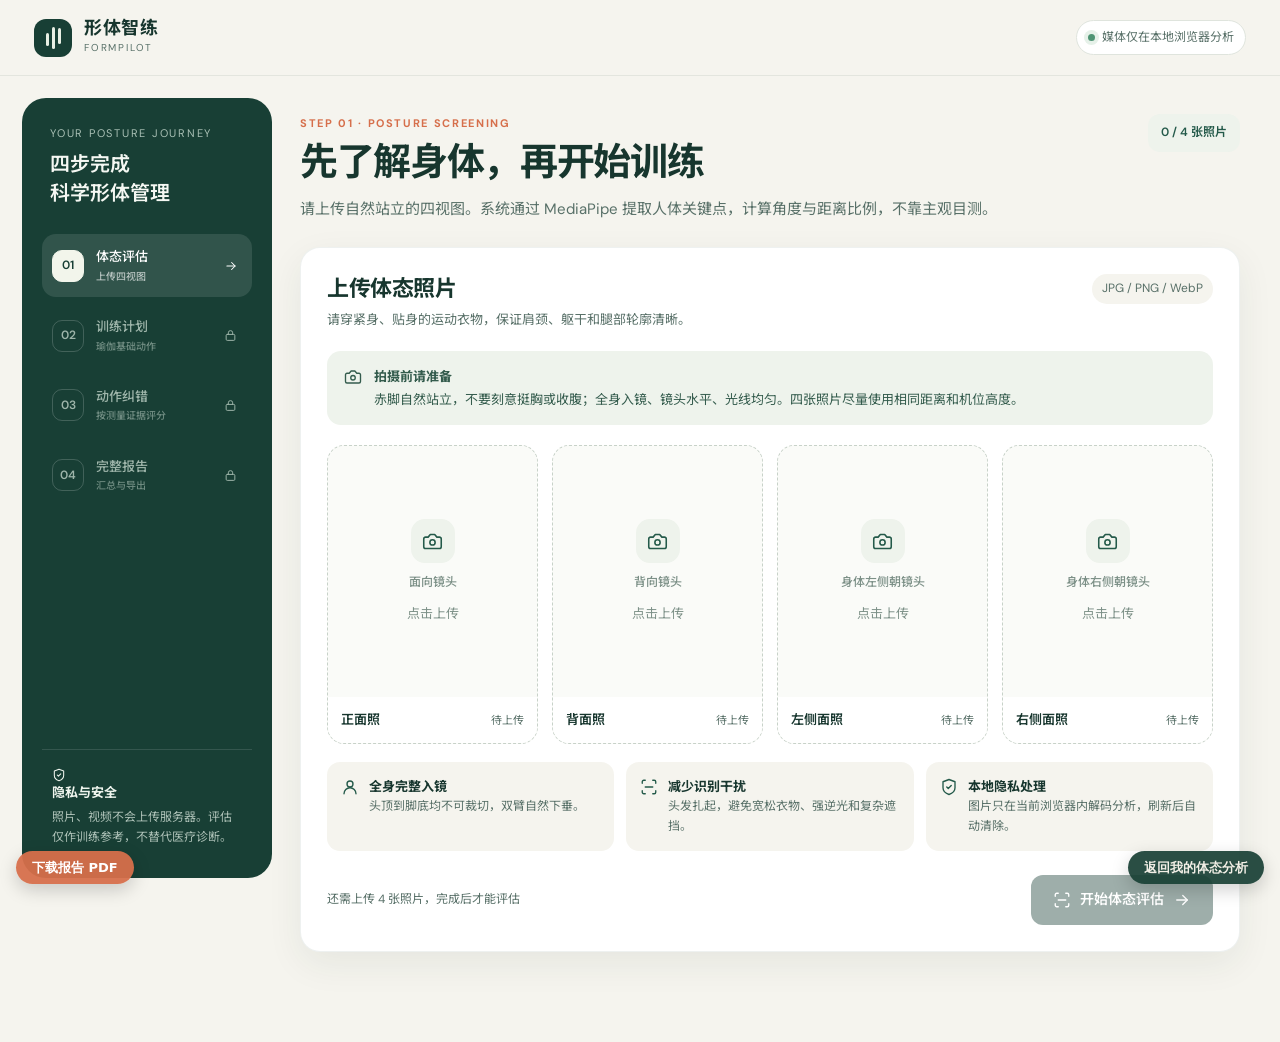
<file: app.html>
<!doctype html>
<html lang="zh-CN">
  <head>
    <meta charset="UTF-8" />
    <meta name="viewport" content="width=device-width, initial-scale=1.0" />
    <meta name="theme-color" content="#183f35" />
    <meta name="description" content="形体智练——本地完成体态照片筛查、瑜伽基础训练计划、动作评分纠错与完整报告导出。" />
    <title>训练工作台 · 形体智练 FormPilot</title>
    <link rel="stylesheet" href="./styles.css" />
  </head>
  <body>
    <div id="app">
      <div class="boot-screen">
        <div class="brand-mark" aria-hidden="true"><span></span><span></span><span></span></div>
        <p>正在准备形体智练…</p>
      </div>
    </div>
    <a
      href="./%E6%88%91%E7%9A%84%E4%BD%93%E6%80%81%E5%88%86%E6%9E%90%E6%8A%A5%E5%91%8A.pdf"
      download
      style="position:fixed;left:16px;bottom:16px;z-index:50;font:600 13px/1 'PingFang SC',system-ui,sans-serif;color:#fff;background:rgba(214,111,75,.95);padding:10px 16px;border-radius:999px;text-decoration:none;box-shadow:0 6px 18px rgba(0,0,0,.18)"
      >下载报告 PDF</a
    >
    <a
      href="./index.html"
      style="position:fixed;right:16px;bottom:16px;z-index:50;font:600 13px/1 'PingFang SC',system-ui,sans-serif;color:#f2efe6;background:rgba(24,63,53,.92);padding:10px 16px;border-radius:999px;text-decoration:none;box-shadow:0 6px 18px rgba(0,0,0,.18)"
      >返回我的体态分析</a
    >
    <div id="toast-region" class="toast-region" aria-live="polite"></div>
    <noscript>请启用 JavaScript 后使用形体智练。</noscript>
    <script type="module" src="./app.js"></script>
  </body>
</html>
</file>
<file: styles.css>
@import url('https://fonts.googleapis.com/css2?family=DM+Sans:wght@400;500;600;700&family=Noto+Sans+SC:wght@400;500;600;700&display=swap');

:root {
  --ink: #17362e;
  --ink-soft: #587068;
  --forest: #183f35;
  --forest-2: #245a4a;
  --sage: #dfe9df;
  --sage-light: #eef3ec;
  --paper: #f5f4ee;
  --white: #ffffff;
  --line: #dfe4dd;
  --accent: #d66f4b;
  --accent-light: #f8e8df;
  --warning: #a66524;
  --warning-bg: #fff5e6;
  --danger: #b54e47;
  --danger-bg: #fff0ed;
  --shadow: 0 12px 36px rgba(23, 54, 46, 0.07);
  --radius: 20px;
}

* { box-sizing: border-box; }
html { scroll-behavior: smooth; }
body {
  margin: 0;
  color: var(--ink);
  background: var(--paper);
  font-family: 'DM Sans', 'Noto Sans SC', -apple-system, BlinkMacSystemFont, 'Segoe UI', sans-serif;
  font-size: 15px;
  line-height: 1.65;
  -webkit-font-smoothing: antialiased;
}
button, input, select, textarea { font: inherit; }
button { cursor: pointer; }
button:disabled { cursor: not-allowed; }
a { color: inherit; }
svg { display: block; }
.hidden { display: none !important; }
.muted { color: var(--ink-soft); }
.small { font-size: 13px; }
.mono { font-variant-numeric: tabular-nums; }

.boot-screen {
  min-height: 100vh;
  display: grid;
  place-content: center;
  justify-items: center;
  gap: 18px;
  color: var(--ink-soft);
}

.topbar {
  height: 76px;
  padding: 0 34px;
  display: flex;
  align-items: center;
  justify-content: space-between;
  border-bottom: 1px solid rgba(23, 54, 46, 0.08);
  background: rgba(245, 244, 238, 0.96);
  position: sticky;
  top: 0;
  z-index: 40;
  backdrop-filter: blur(14px);
}
.brand { display: flex; align-items: center; gap: 12px; }
.brand-mark {
  width: 38px;
  height: 38px;
  border-radius: 12px;
  background: var(--forest);
  display: flex;
  align-items: center;
  justify-content: center;
  gap: 3px;
}
.brand-mark span { width: 3px; border-radius: 4px; background: #e8efe4; display: block; }
.brand-mark span:nth-child(1) { height: 13px; transform: translateY(2px); }
.brand-mark span:nth-child(2) { height: 22px; }
.brand-mark span:nth-child(3) { height: 16px; transform: translateY(-2px); }
.brand-name { font-size: 18px; font-weight: 700; letter-spacing: 0.04em; line-height: 1.2; }
.brand-en { font-size: 10px; color: var(--ink-soft); letter-spacing: 0.18em; text-transform: uppercase; }
.topbar-actions { display: flex; align-items: center; gap: 12px; }
.local-badge {
  display: inline-flex;
  align-items: center;
  gap: 7px;
  padding: 7px 11px;
  border: 1px solid var(--line);
  border-radius: 999px;
  color: var(--ink-soft);
  font-size: 12px;
  background: var(--white);
}
.local-dot { width: 7px; height: 7px; border-radius: 50%; background: #4f9474; box-shadow: 0 0 0 4px #e6f1e9; }

.workspace {
  max-width: 1540px;
  margin: 0 auto;
  padding: 22px;
  display: grid;
  grid-template-columns: 250px minmax(0, 1fr);
  gap: 28px;
}
.sidebar {
  background: var(--forest);
  color: #f5f8f3;
  border-radius: 24px;
  padding: 26px 20px;
  min-height: calc(100vh - 120px);
  position: sticky;
  top: 98px;
  align-self: start;
  display: flex;
  flex-direction: column;
}
.sidebar-kicker { color: #a9c0b5; font-size: 11px; letter-spacing: 0.16em; text-transform: uppercase; padding: 0 8px; }
.sidebar-title { font-size: 20px; line-height: 1.45; margin: 8px 8px 26px; font-weight: 600; }
.step-list { display: grid; gap: 7px; }
.step-item {
  display: grid;
  grid-template-columns: 34px 1fr 18px;
  align-items: center;
  gap: 10px;
  padding: 12px 10px;
  border-radius: 14px;
  color: #9eb5aa;
  transition: 0.2s ease;
}
.step-item.active { background: rgba(255,255,255,0.11); color: #fff; }
.step-item.done { color: #d6e5d9; }
.step-number {
  width: 32px;
  height: 32px;
  display: grid;
  place-items: center;
  border: 1px solid rgba(255,255,255,0.18);
  border-radius: 10px;
  font-size: 12px;
  font-weight: 600;
}
.step-item.active .step-number { background: #f2f5eb; color: var(--forest); border-color: #f2f5eb; }
.step-item.done .step-number { background: #3f6d5c; border-color: #3f6d5c; }
.step-name { font-size: 13px; font-weight: 500; }
.step-sub { display: block; font-size: 10px; opacity: 0.65; margin-top: 1px; }
.sidebar-note {
  margin-top: auto;
  padding: 18px 10px 4px;
  border-top: 1px solid rgba(255,255,255,0.12);
  color: #adc1b7;
  font-size: 12px;
}
.sidebar-note strong { display: block; color: #eef4ed; margin-bottom: 5px; font-size: 13px; }

.main { min-width: 0; padding: 12px 18px 48px 0; }
.page-heading { display: flex; justify-content: space-between; align-items: flex-start; gap: 24px; margin: 4px 0 26px; }
.eyebrow { color: var(--accent); font-weight: 700; font-size: 11px; letter-spacing: 0.15em; text-transform: uppercase; margin-bottom: 7px; }
h1, h2, h3, h4, p { margin-top: 0; }
h1 { font-size: clamp(27px, 3vw, 38px); line-height: 1.25; letter-spacing: -0.035em; margin-bottom: 10px; }
h2 { font-size: 22px; line-height: 1.35; letter-spacing: -0.02em; }
h3 { font-size: 17px; line-height: 1.4; }
.page-description { color: var(--ink-soft); max-width: 720px; margin-bottom: 0; }
.heading-meta { flex: 0 0 auto; padding: 9px 13px; border-radius: 12px; background: var(--sage-light); color: var(--forest-2); font-size: 12px; font-weight: 600; }

.card { background: var(--white); border: 1px solid rgba(23,54,46,0.07); border-radius: var(--radius); box-shadow: var(--shadow); }
.card-pad { padding: 24px; }
.section-card { padding: 26px; margin-bottom: 20px; }
.section-head { display: flex; justify-content: space-between; align-items: flex-start; gap: 18px; margin-bottom: 20px; }
.section-head h2, .section-head h3 { margin-bottom: 5px; }
.section-head p { margin-bottom: 0; color: var(--ink-soft); font-size: 13px; }
.section-index { font-size: 12px; color: var(--ink-soft); background: var(--paper); border-radius: 999px; padding: 5px 10px; white-space: nowrap; }

.notice { display: flex; align-items: flex-start; gap: 12px; padding: 15px 17px; border-radius: 14px; margin-bottom: 20px; font-size: 13px; }
.notice svg { flex: 0 0 auto; margin-top: 2px; }
.notice.info { background: var(--sage-light); color: #345c4d; }
.notice.warning { background: var(--warning-bg); color: #805526; }
.notice.danger { background: var(--danger-bg); color: #8d423d; }
.notice strong { display: block; margin-bottom: 2px; }
.notice p:last-child { margin-bottom: 0; }

.btn {
  border: 0;
  border-radius: 12px;
  min-height: 44px;
  padding: 10px 17px;
  display: inline-flex;
  align-items: center;
  justify-content: center;
  gap: 9px;
  font-weight: 600;
  font-size: 13px;
  transition: transform 0.15s ease, background 0.15s ease, opacity 0.15s ease;
}
.btn:hover:not(:disabled) { transform: translateY(-1px); }
.btn-primary { background: var(--forest); color: #fff; }
.btn-primary:hover:not(:disabled) { background: #225446; }
.btn-accent { background: var(--accent); color: #fff; }
.btn-secondary { background: var(--sage-light); color: var(--forest); border: 1px solid #dae5da; }
.btn-ghost { background: transparent; color: var(--ink-soft); border: 1px solid var(--line); }
.btn-white { background: #fff; color: var(--forest); border: 1px solid var(--line); }
.btn:disabled { opacity: 0.42; }
.btn-large { min-height: 50px; padding: 12px 22px; font-size: 14px; }
.btn-icon { width: 40px; height: 40px; min-height: 40px; padding: 0; border-radius: 11px; }
.action-bar { display: flex; align-items: center; justify-content: space-between; gap: 16px; margin-top: 24px; }
.action-bar .btn { flex: 0 0 auto; }
.action-hint { color: var(--ink-soft); font-size: 12px; }

.upload-grid { display: grid; grid-template-columns: repeat(4, minmax(0, 1fr)); gap: 14px; }
.upload-card { position: relative; }
.upload-input { position: absolute; width: 1px; height: 1px; opacity: 0.01; }
.upload-label {
  display: block;
  border: 1.5px dashed #c8d2c9;
  border-radius: 17px;
  overflow: hidden;
  background: #fafbf8;
  cursor: pointer;
  transition: border 0.2s ease, background 0.2s ease;
}
.upload-label:hover { border-color: var(--forest-2); background: var(--sage-light); }
.upload-label.has-file { border-style: solid; border-color: #a9c5b2; }
.upload-preview { aspect-ratio: 3 / 3.6; display: grid; place-items: center; position: relative; overflow: hidden; }
.upload-preview img { width: 100%; height: 100%; object-fit: cover; }
.upload-placeholder { display: grid; justify-items: center; gap: 10px; color: #7c9087; padding: 20px; text-align: center; }
.upload-icon { width: 44px; height: 44px; border-radius: 14px; background: var(--sage-light); display: grid; place-items: center; color: var(--forest-2); }
.upload-view-name { font-size: 12px; font-weight: 500; }
.upload-footer { padding: 12px 13px; display: flex; align-items: center; justify-content: space-between; gap: 8px; background: #fff; }
.upload-title { font-size: 13px; font-weight: 600; }
.upload-status { color: var(--ink-soft); font-size: 11px; }
.upload-status.ready { color: #37745a; }
.photo-guide { display: grid; grid-template-columns: repeat(3, 1fr); gap: 12px; margin-top: 18px; }
.guide-item { padding: 14px; background: var(--paper); border-radius: 13px; display: flex; gap: 10px; align-items: flex-start; font-size: 12px; color: var(--ink-soft); }
.guide-item svg { color: var(--forest-2); flex: 0 0 auto; margin-top: 2px; }
.guide-item strong { color: var(--ink); display: block; font-size: 13px; }

.progress-wrap { margin: 18px 0 4px; }
.progress-track { height: 7px; border-radius: 99px; background: #e7ebe5; overflow: hidden; }
.progress-bar { height: 100%; border-radius: 99px; background: var(--accent); transition: width 0.25s ease; }
.progress-text { display: flex; justify-content: space-between; color: var(--ink-soft); font-size: 12px; margin-top: 8px; }

.summary-banner { background: var(--forest); color: #fff; border-radius: 18px; padding: 23px 25px; display: flex; align-items: center; justify-content: space-between; gap: 20px; margin-bottom: 20px; }
.summary-banner h2 { margin-bottom: 5px; }
.summary-banner p { color: #bed0c6; margin-bottom: 0; font-size: 13px; }
.summary-count { width: 72px; height: 72px; border-radius: 18px; background: rgba(255,255,255,0.1); display: grid; place-items: center; text-align: center; flex: 0 0 auto; }
.summary-count strong { font-size: 28px; line-height: 1; display: block; }
.summary-count span { font-size: 10px; color: #bed0c6; }
.tag { display: inline-flex; align-items: center; gap: 5px; border-radius: 999px; padding: 4px 9px; font-size: 11px; font-weight: 600; white-space: nowrap; }
.tag.good { background: #e6f2e9; color: #327154; }
.tag.warn { background: var(--warning-bg); color: var(--warning); }
.tag.bad { background: var(--danger-bg); color: var(--danger); }
.tag.neutral { background: #edf0ed; color: #64756e; }

.metric-table-wrap { overflow-x: auto; }
.metric-table { width: 100%; border-collapse: collapse; min-width: 650px; }
.metric-table th { text-align: left; color: var(--ink-soft); font-size: 11px; font-weight: 500; padding: 11px 12px; border-bottom: 1px solid var(--line); }
.metric-table td { padding: 14px 12px; border-bottom: 1px solid #edf0eb; font-size: 13px; vertical-align: top; }
.metric-table tr:last-child td { border-bottom: 0; }
.metric-table td:nth-child(2) { font-weight: 700; font-variant-numeric: tabular-nums; }
.finding-list { display: grid; gap: 12px; }
.finding-item { border: 1px solid #eadfd4; background: #fffcf8; border-radius: 15px; padding: 17px; }
.finding-top { display: flex; justify-content: space-between; gap: 12px; margin-bottom: 8px; }
.finding-item h3 { margin: 0; font-size: 15px; }
.finding-item p { margin: 5px 0 0; color: var(--ink-soft); font-size: 13px; }
.finding-item strong { color: var(--ink); }
.empty-state { padding: 34px 24px; text-align: center; background: var(--sage-light); border-radius: 16px; }
.empty-state .empty-icon { width: 50px; height: 50px; margin: 0 auto 13px; display: grid; place-items: center; background: #fff; color: #3d785f; border-radius: 16px; }
.empty-state h3 { margin-bottom: 7px; }
.empty-state p { color: var(--ink-soft); margin-bottom: 0; font-size: 13px; }
.limitation-list { margin: 0; padding-left: 19px; color: var(--ink-soft); font-size: 13px; }
.limitation-list li + li { margin-top: 7px; }

.preferences { display: grid; grid-template-columns: repeat(3, 1fr); gap: 14px; margin-bottom: 24px; }
.field { display: grid; gap: 7px; }
.field label { font-size: 12px; color: var(--ink-soft); font-weight: 500; }
.field select, .field input {
  width: 100%;
  border: 1px solid var(--line);
  border-radius: 12px;
  background: #fff;
  min-height: 44px;
  padding: 9px 12px;
  color: var(--ink);
  outline: none;
}
.field select:focus, .field input:focus { border-color: var(--forest-2); box-shadow: 0 0 0 3px rgba(36,90,74,0.08); }
.plan-meta { display: flex; flex-wrap: wrap; gap: 9px; }
.plan-meta span { display: inline-flex; align-items: center; gap: 6px; padding: 7px 10px; border-radius: 10px; background: var(--sage-light); font-size: 12px; color: var(--forest-2); }
.plan-list { display: grid; gap: 15px; }
.exercise-card { border: 1px solid var(--line); border-radius: 17px; overflow: hidden; background: #fff; }
.exercise-summary { display: grid; grid-template-columns: 42px 1fr auto; align-items: center; gap: 13px; padding: 17px 18px; cursor: pointer; list-style: none; }
.exercise-summary::-webkit-details-marker { display: none; }
.exercise-number { width: 40px; height: 40px; border-radius: 12px; background: var(--sage-light); display: grid; place-items: center; color: var(--forest-2); font-weight: 700; font-size: 13px; }
.exercise-title h3 { margin: 0 0 3px; font-size: 15px; }
.exercise-title p { margin: 0; color: var(--ink-soft); font-size: 12px; }
.exercise-dose { text-align: right; color: var(--forest-2); font-size: 12px; font-weight: 600; }
.exercise-detail { padding: 0 18px 20px 73px; display: grid; grid-template-columns: 1fr 1fr; gap: 20px; }
.exercise-detail h4 { font-size: 12px; margin-bottom: 8px; }
.exercise-detail ol, .exercise-detail ul { margin: 0; padding-left: 18px; color: var(--ink-soft); font-size: 12px; }
.exercise-detail li + li { margin-top: 6px; }
.exercise-tags { grid-column: 1 / -1; display: flex; flex-wrap: wrap; gap: 8px; }
.exercise-tags span { font-size: 11px; padding: 5px 9px; border-radius: 8px; background: var(--paper); color: var(--ink-soft); }

.practice-tabs { display: flex; gap: 8px; overflow-x: auto; padding-bottom: 8px; margin-bottom: 18px; }
.practice-tab { border: 1px solid var(--line); background: #fff; color: var(--ink-soft); border-radius: 12px; padding: 10px 13px; white-space: nowrap; display: inline-flex; align-items: center; gap: 7px; font-size: 12px; }
.practice-tab.active { background: var(--forest); color: #fff; border-color: var(--forest); }
.practice-tab.scored:not(.active) { border-color: #a7c7b2; color: #357359; background: #f1f7f1; }
.practice-layout { display: grid; grid-template-columns: minmax(0, 0.9fr) minmax(0, 1.1fr); gap: 20px; }
.standard-panel { background: var(--forest); color: #fff; border-radius: 18px; padding: 23px; }
.standard-panel .tag { background: rgba(255,255,255,0.12); color: #dbe9df; margin-bottom: 13px; }
.standard-panel h2 { margin-bottom: 7px; }
.standard-target { color: #b9cdc1; font-size: 13px; margin-bottom: 19px; }
.standard-dose { padding: 12px 14px; border-radius: 12px; background: rgba(255,255,255,0.08); margin-bottom: 18px; font-size: 13px; }
.standard-panel ol { padding-left: 19px; color: #d9e4dd; font-size: 12px; }
.standard-panel li + li { margin-top: 7px; }
.standard-cues { border-top: 1px solid rgba(255,255,255,0.13); margin-top: 18px; padding-top: 16px; }
.standard-cues strong { font-size: 12px; display: block; margin-bottom: 7px; }
.standard-cues span { display: block; color: #b9cdc1; font-size: 12px; margin-top: 5px; }
.practice-reference { margin: 0 0 18px; padding: 12px; border-radius: 14px; background: rgba(255,255,255,0.08); }
.practice-reference-head { display: flex; align-items: center; justify-content: space-between; flex-wrap: wrap; gap: 5px 10px; margin-bottom: 10px; }
.practice-reference-head strong { font-size: 13px; }
.practice-reference-head span { color: #c5d8cc; font-size: 11px; }
.practice-reference video { display: block; width: 100%; height: auto; aspect-ratio: 16 / 9; object-fit: contain; border-radius: 10px; background: #10271f; }
.practice-reference p { margin: 9px 0 3px; color: #d5e2d9; font-size: 11px; line-height: 1.6; }
.practice-reference-source { color: #a9c0b5; font-size: 10px; line-height: 1.65; }
.practice-reference-source a { color: #eef5ef; text-underline-offset: 3px; }
.practice-rules { border-top: 1px solid rgba(255,255,255,0.13); margin-top: 18px; padding-top: 16px; }
.practice-rules > strong { display: block; margin-bottom: 10px; font-size: 12px; }
.practice-rule { padding: 10px 11px; border-radius: 10px; background: rgba(255,255,255,0.07); }
.practice-rule + .practice-rule { margin-top: 7px; }
.practice-rule > span { color: #fff; font-size: 12px; font-weight: 600; }
.practice-rule p { margin: 3px 0; color: #d9e4dd; font-size: 11px; line-height: 1.6; }
.practice-rule small { display: block; color: #a9c0b5; font-size: 10px; line-height: 1.55; }
.practice-rule-note { margin: 11px 0 0; color: #b9cdc1; font-size: 11px; line-height: 1.7; }
.upload-panel { border: 1px solid var(--line); border-radius: 18px; padding: 22px; background: #fff; }
.practice-drop { min-height: 230px; border: 1.5px dashed #c8d2c9; border-radius: 15px; background: #fafbf8; display: grid; place-items: center; text-align: center; overflow: hidden; position: relative; }
.practice-drop.has-media { border-style: solid; }
.practice-drop img, .practice-drop video { width: 100%; max-height: 380px; object-fit: contain; background: #14241f; }
.practice-placeholder { padding: 26px; display: grid; justify-items: center; gap: 10px; }
.practice-placeholder p { margin: 0; color: var(--ink-soft); font-size: 12px; }
.practice-file-info { display: flex; align-items: center; justify-content: space-between; gap: 12px; margin: 12px 0; color: var(--ink-soft); font-size: 12px; }
.practice-actions { display: flex; gap: 10px; margin-top: 14px; }
.practice-actions .btn-primary { flex: 1; }

.score-card { margin-top: 20px; border: 1px solid var(--line); border-radius: 18px; padding: 22px; background: #fff; }
.score-head { display: grid; grid-template-columns: 116px 1fr; gap: 22px; align-items: center; }
.score-ring { width: 110px; height: 110px; position: relative; }
.score-ring svg { width: 100%; height: 100%; transform: rotate(-90deg); }
.score-ring circle { fill: none; stroke-width: 8; }
.score-ring .ring-bg { stroke: #e8ede7; }
.score-ring .ring-value { stroke: var(--accent); stroke-linecap: round; }
.score-number { position: absolute; inset: 0; display: grid; place-content: center; text-align: center; line-height: 1.1; }
.score-number strong { font-size: 29px; }
.score-number span { color: var(--ink-soft); font-size: 10px; margin-top: 4px; }
.dimension-list { display: grid; gap: 8px; }
.dimension-row { display: grid; grid-template-columns: minmax(95px, 1fr) 2fr 45px; align-items: center; gap: 10px; font-size: 11px; }
.dimension-track { height: 5px; border-radius: 10px; background: #e9ede8; overflow: hidden; }
.dimension-fill { height: 100%; border-radius: 10px; background: #6c9b80; }
.dimension-score { text-align: right; color: var(--ink-soft); font-variant-numeric: tabular-nums; }
.score-formula { margin-top: 18px; padding: 13px 15px; border-left: 3px solid var(--accent); border-radius: 0 11px 11px 0; background: var(--paper); }
.score-formula strong { display: block; margin-bottom: 3px; font-size: 12px; }
.score-formula p { margin: 0; color: var(--ink-soft); font-size: 12px; line-height: 1.7; }
.practice-metric-table { min-width: 860px; }
.metric-samples { margin-top: 3px; color: var(--ink-soft); font-size: 10px; font-weight: 400; }
.score-deduction { margin-top: 3px; color: var(--danger); font-size: 11px; font-weight: 500; }
.error-list { display: grid; gap: 10px; margin-top: 20px; }
.error-item { padding: 14px; border-radius: 13px; background: var(--danger-bg); }
.error-item strong { display: block; color: #84443e; font-size: 13px; margin-bottom: 4px; }
.error-item p { color: #805d58; font-size: 12px; margin: 3px 0 0; }
.correction-box { margin-top: 15px; padding: 15px; background: var(--sage-light); border-radius: 13px; }
.correction-box strong { font-size: 13px; }
.correction-box ul { margin: 7px 0 0; padding-left: 18px; color: var(--ink-soft); font-size: 12px; }

.report-toolbar { display: flex; flex-wrap: wrap; gap: 10px; margin-bottom: 20px; }
.report-document { background: #fff; border-radius: 20px; padding: clamp(24px, 4vw, 48px); box-shadow: var(--shadow); border: 1px solid rgba(23,54,46,0.07); }
.report-cover { display: flex; justify-content: space-between; gap: 24px; border-bottom: 2px solid var(--forest); padding-bottom: 25px; margin-bottom: 30px; }
.report-cover h1 { font-size: 30px; margin-bottom: 7px; }
.report-cover p { color: var(--ink-soft); margin-bottom: 0; }
.report-seal { width: 78px; height: 78px; border: 1px solid #acc2b2; color: var(--forest-2); border-radius: 50%; display: grid; place-content: center; text-align: center; font-size: 10px; letter-spacing: 0.08em; transform: rotate(-8deg); }
.report-section { margin-top: 30px; }
.report-section-title { display: flex; align-items: center; gap: 10px; margin-bottom: 16px; }
.report-section-number { width: 28px; height: 28px; display: grid; place-items: center; background: var(--forest); color: #fff; border-radius: 9px; font-size: 11px; }
.report-section-title h2 { margin: 0; font-size: 20px; }
.report-score-table { display: grid; grid-template-columns: repeat(auto-fit, minmax(145px, 1fr)); gap: 10px; }
.report-score-item { border: 1px solid var(--line); border-radius: 13px; padding: 14px; }
.report-score-item strong { font-size: 24px; display: block; }
.report-score-item span { font-size: 12px; color: var(--ink-soft); }
.report-footer { margin-top: 35px; padding-top: 18px; border-top: 1px solid var(--line); color: var(--ink-soft); font-size: 11px; }

.busy-overlay { position: fixed; inset: 0; z-index: 100; background: rgba(17,42,35,0.58); backdrop-filter: blur(5px); display: grid; place-items: center; padding: 20px; }
.busy-card { width: min(420px, 100%); background: #fff; border-radius: 22px; padding: 30px; text-align: center; box-shadow: 0 24px 80px rgba(0,0,0,0.18); }
.spinner { width: 45px; height: 45px; border: 4px solid #e4ebe4; border-top-color: var(--accent); border-radius: 50%; margin: 0 auto 17px; animation: spin 0.85s linear infinite; }
@keyframes spin { to { transform: rotate(360deg); } }
.busy-card h3 { margin-bottom: 7px; }
.busy-card p { color: var(--ink-soft); font-size: 13px; margin-bottom: 0; }
.toast-region { position: fixed; top: 90px; right: 22px; z-index: 120; display: grid; gap: 10px; width: min(360px, calc(100vw - 44px)); }
.toast { background: var(--forest); color: #fff; padding: 13px 16px; border-radius: 13px; box-shadow: 0 12px 35px rgba(23,54,46,0.2); font-size: 13px; animation: toast-in 0.2s ease; }
.toast.error { background: #8d423d; }
@keyframes toast-in { from { opacity: 0; transform: translateY(-8px); } }

@media (max-width: 1160px) {
  .workspace { grid-template-columns: 220px minmax(0, 1fr); gap: 20px; padding: 18px; }
  .main { padding-right: 4px; }
  .upload-grid { grid-template-columns: repeat(2, 1fr); }
  .practice-layout { grid-template-columns: 1fr; }
}
@media (max-width: 860px) {
  .topbar { padding: 0 20px; }
  .workspace { display: block; padding: 14px; }
  .sidebar { position: static; min-height: auto; padding: 16px; margin-bottom: 20px; }
  .sidebar-kicker, .sidebar-title, .sidebar-note { display: none; }
  .step-list { grid-template-columns: repeat(4, 1fr); gap: 5px; }
  .step-item { display: flex; justify-content: center; padding: 8px 4px; }
  .step-number { width: 30px; height: 30px; }
  .step-name { font-size: 11px; }
  .step-sub, .step-item > svg { display: none; }
  .main { padding: 0 2px 35px; }
  .preferences { grid-template-columns: 1fr 1fr; }
}
@media (max-width: 580px) {
  .topbar { height: 66px; padding: 0 15px; }
  .local-badge { display: none; }
  .brand-name { font-size: 16px; }
  .workspace { padding: 10px; }
  .sidebar { border-radius: 17px; padding: 10px; margin-bottom: 16px; }
  .step-item { gap: 5px; }
  .step-name { display: none; }
  .page-heading { margin-bottom: 20px; }
  .heading-meta { display: none; }
  h1 { font-size: 27px; }
  .section-card { padding: 18px; border-radius: 17px; }
  .upload-grid { gap: 9px; }
  .upload-footer { padding: 9px; }
  .upload-status { display: none; }
  .photo-guide, .preferences { grid-template-columns: 1fr; }
  .action-bar { align-items: stretch; flex-direction: column; }
  .action-bar .btn { width: 100%; }
  .summary-banner { padding: 19px; }
  .exercise-summary { grid-template-columns: 35px 1fr; padding: 14px; }
  .exercise-number { width: 34px; height: 34px; }
  .exercise-dose { grid-column: 2; text-align: left; }
  .exercise-detail { padding: 0 15px 17px; grid-template-columns: 1fr; }
  .exercise-tags { grid-column: auto; }
  .standard-panel, .upload-panel, .score-card { padding: 17px; }
  .score-head { grid-template-columns: 1fr; justify-items: center; }
  .dimension-list { width: 100%; }
  .report-cover { flex-direction: column; }
  .report-seal { display: none; }
  .report-document { padding: 22px 17px; }
}

@media print {
  body { background: #fff; font-size: 11px; }
  .topbar, .sidebar, .page-heading, .report-toolbar, .toast-region, .busy-overlay { display: none !important; }
  .workspace { display: block; padding: 0; max-width: none; }
  .main { padding: 0; }
  .report-document { box-shadow: none; border: 0; padding: 0; }
  .report-section { break-inside: avoid; }
  .exercise-card { break-inside: avoid; }
}

/* Yoga exercise cards: detailed notes + same-instructor video */
.exercise-sanskrit { margin-left: 8px; font-size: 11px; font-weight: 400; color: var(--ink-soft); letter-spacing: .02em; }
.exercise-detail { display: block; padding: 0 18px 20px 73px; }
.exercise-video { margin-bottom: 16px; }
.video-poster {
  display: flex; align-items: center; gap: 12px;
  padding: 14px 16px; border: 1px dashed #b9c9bd; border-radius: 14px;
  background: linear-gradient(135deg, #f4f8f3, #eef4ef);
  cursor: pointer; color: var(--forest);
}
.video-poster:hover { border-color: var(--forest-2); }
.play-badge { width: 42px; height: 42px; border-radius: 50%; background: var(--forest); color: #fff; display: grid; place-items: center; flex: 0 0 auto; }
.video-poster strong { display: block; font-size: 13px; }
.video-poster > div > span { display: block; font-size: 12px; color: var(--ink-soft); margin-top: 2px; }
.video-source { margin-top: 8px; font-size: 11px; line-height: 1.55; color: var(--ink-soft); }
.video-source a { color: var(--forest-2); }
.video-frame { position: relative; width: 100%; aspect-ratio: 16 / 9; border-radius: 14px; overflow: hidden; background: #000; }
.video-frame iframe { position: absolute; inset: 0; width: 100%; height: 100%; border: 0; }
.exercise-text-grid { display: grid; grid-template-columns: 1fr 1fr; gap: 20px; }
.exercise-text-grid h4, .exercise-caution h4 { margin: 0 0 7px; font-size: 12px; color: var(--forest-2); }
.exercise-text-grid p { margin: 0; font-size: 12px; color: var(--ink-soft); }
.exercise-text-grid ol, .exercise-text-grid ul, .exercise-caution ul { margin: 0; padding-left: 18px; color: var(--ink-soft); font-size: 12px; }
.exercise-text-grid li + li, .exercise-caution li + li { margin-top: 6px; }
.exercise-caution { display: grid; grid-template-columns: 1fr 1fr; gap: 20px; margin-top: 16px; padding-top: 14px; border-top: 1px dashed var(--line); }
.exercise-caution p { margin: 0; font-size: 12px; color: var(--ink-soft); }
.exercise-detail .exercise-tags { margin-top: 14px; }
.error-measured { font-weight: 700; color: #8f3f1d; }
@media (max-width: 760px) {
  .exercise-text-grid, .exercise-caution { grid-template-columns: 1fr; gap: 14px; }
}
</file>
